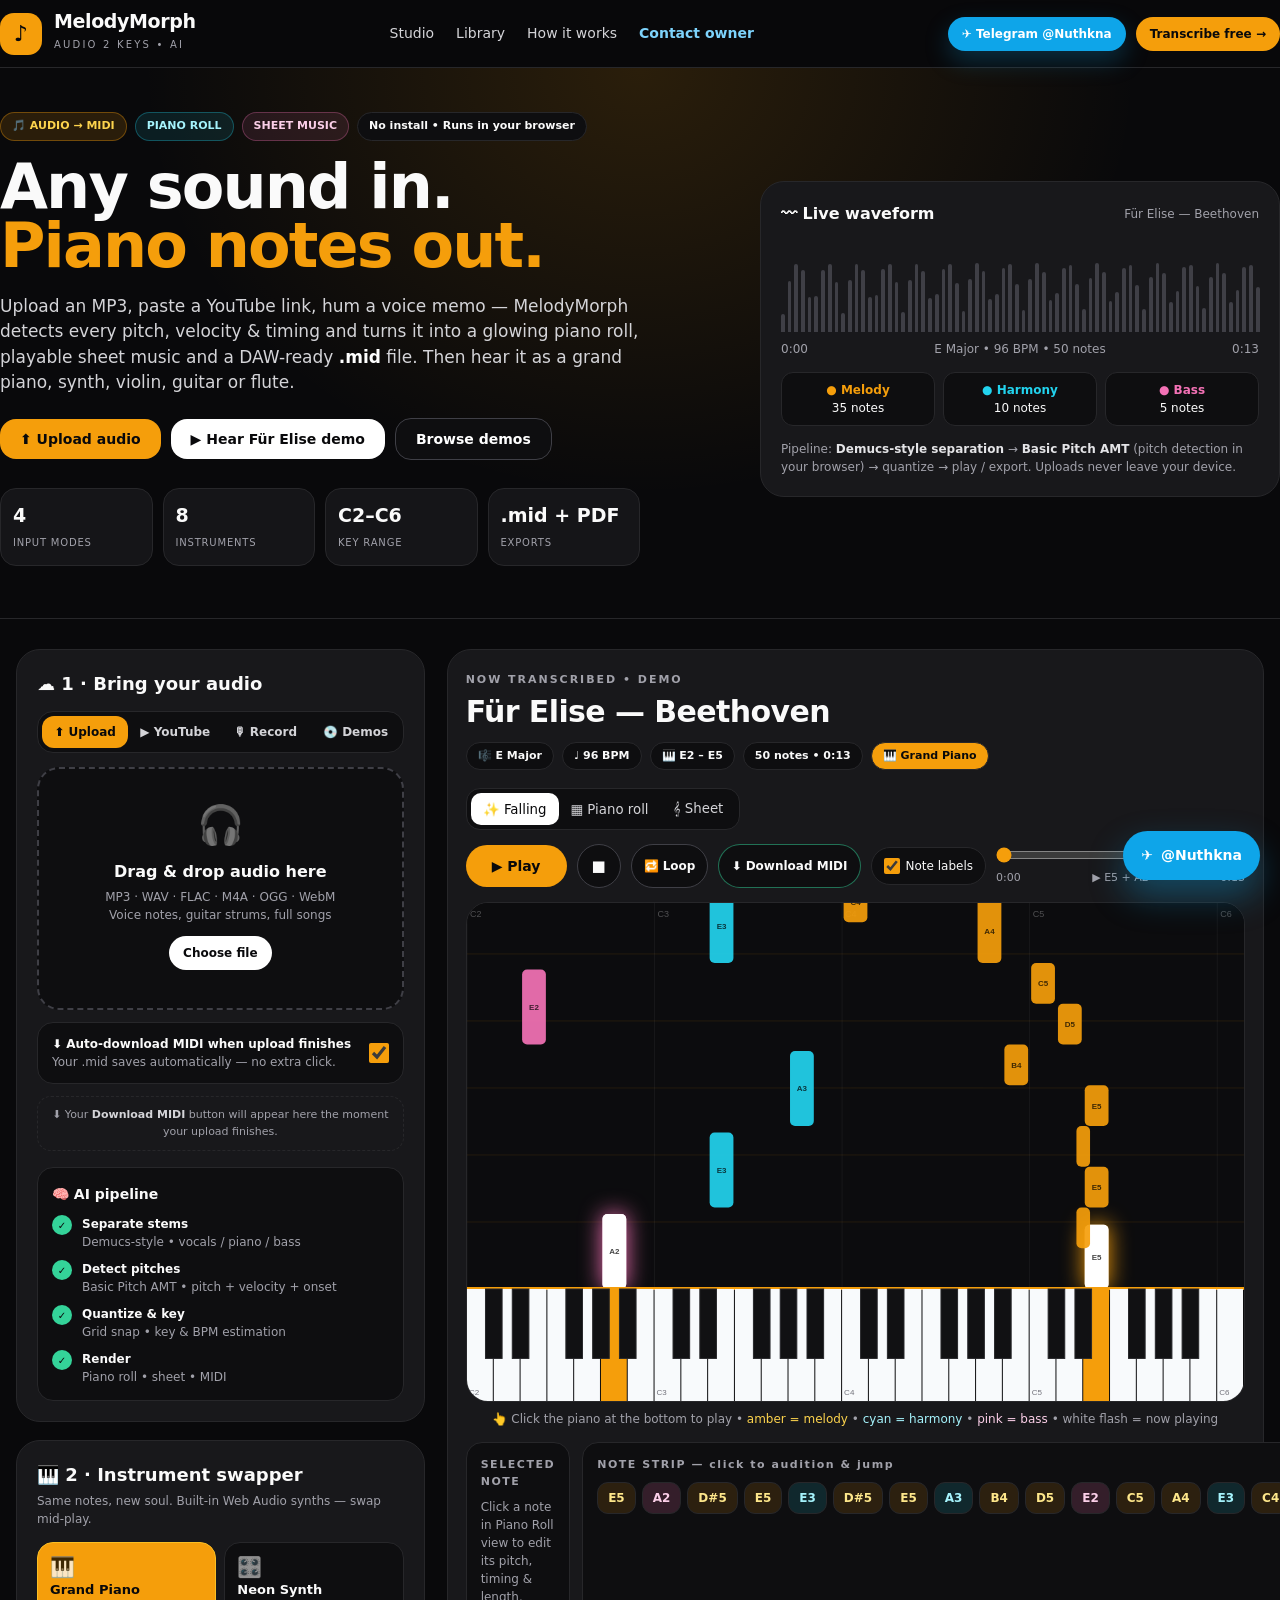
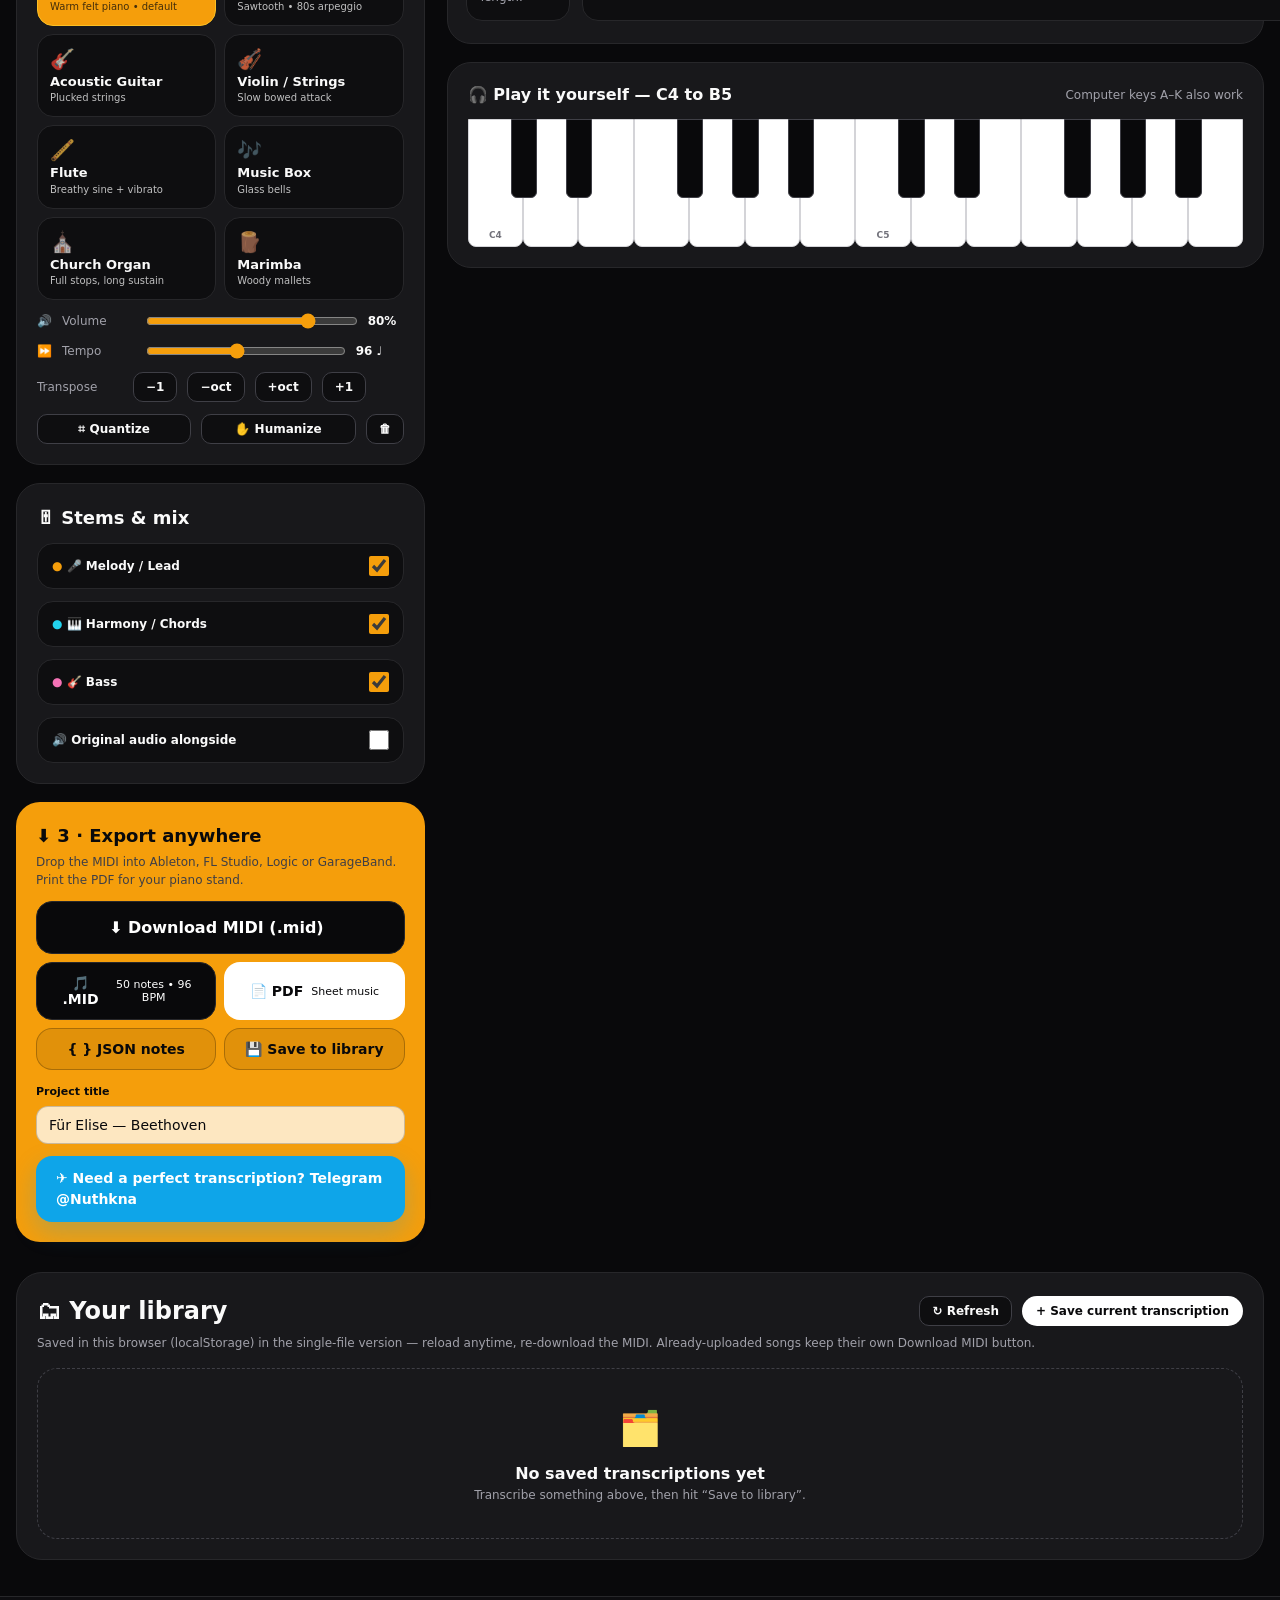
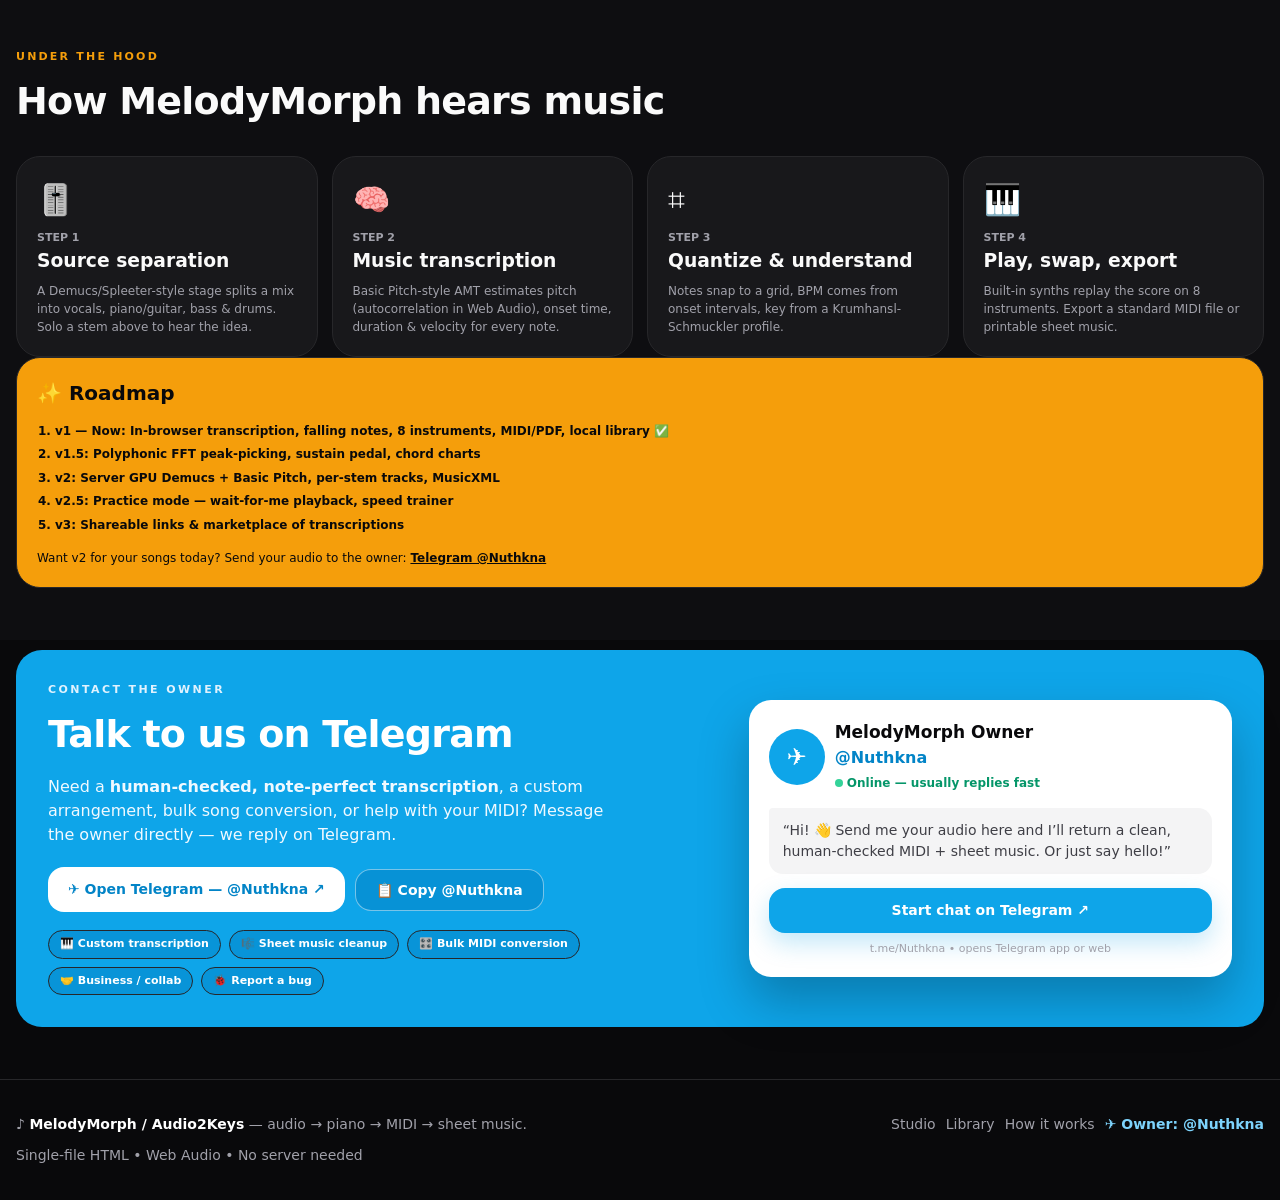
<file: melodymorph_0bf04e07.html>
<!DOCTYPE html>
<html lang="en">
<head>
<meta charset="UTF-8">
<meta name="viewport" content="width=device-width, initial-scale=1.0">
<title>MelodyMorph — Audio to Piano, MIDI &amp; Sheet Music AI</title>
<meta name="description" content="Upload any audio and download the MIDI (.mid) instantly when the upload finishes. Interactive piano notes & sheet music. Contact the owner on Telegram @Nuthkna.">
<link rel="icon" href="data:image/svg+xml,%3Csvg xmlns='http://www.w3.org/2000/svg' viewBox='0 0 100 100'%3E%3Crect width='100' height='100' rx='22' fill='%23f59e0b'/%3E%3Ctext x='50' y='70' font-size='58' text-anchor='middle' font-family='Arial' font-weight='bold'%3E%E2%99%AA%3C/text%3E%3C/svg%3E">
<!--
  ═══════════════════════════════════════════════════════════════════
  MelodyMorph / Audio2Keys — SINGLE-FILE HTML VERSION
  ───────────────────────────────────────────────────────────────────
  • Use in a browser : just double-click this file (works offline)
  • No build step, no server, no database needed — the Library is
    saved in the browser (localStorage).
  • Owner / contact  : Telegram @Nuthkna  →  https://t.me/Nuthkna
  ═══════════════════════════════════════════════════════════════════
-->
<style>
*{margin:0;padding:0;box-sizing:border-box}
:root{--bg:#09090b;--panel:#18181b;--panel2:#0e0e10;--line:#27272a;--txt:#fafafa;--mut:#a1a1aa;--dim:#71717a;--amber:#f59e0b;--amber2:#fbbf24;--green:#34d399;--cyan:#22d3ee;--pink:#f472b6;--sky:#0ea5e9;--red:#ef4444;--r:20px}
html{scroll-behavior:smooth}
body{background:var(--bg);color:var(--txt);font-family:system-ui,-apple-system,"Segoe UI",Roboto,Arial,sans-serif;line-height:1.5}
a{color:inherit;text-decoration:none}button{font-family:inherit;cursor:pointer;border:none;background:none;color:inherit}
input,select{font-family:inherit;color:var(--txt)}
::-webkit-scrollbar{width:10px;height:8px}::-webkit-scrollbar-track{background:#18181b}::-webkit-scrollbar-thumb{background:#3f3f46;border-radius:8px}
.wrap{max-width:1280px;margin:0 auto;padding:0 16px}
header.top{position:sticky;top:0;z-index:60;background:rgba(9,9,11,.92);backdrop-filter:blur(8px);border-bottom:1px solid var(--line)}
.topin{display:flex;align-items:center;justify-content:space-between;gap:12px;padding:12px 0}
.logo{display:flex;align-items:center;gap:12px}
.logoMark{width:42px;height:42px;border-radius:14px;background:var(--amber);color:#09090b;display:grid;place-items:center;font-weight:900;font-size:22px}
.logo b{font-size:19px;letter-spacing:-.02em;display:block;line-height:1}
.logo small{font-size:10px;letter-spacing:.22em;color:var(--mut)}
nav.main{display:flex;gap:22px;font-size:14px;color:#d4d4d8}
nav.main a:hover{color:#fff}nav.main a.sky{color:#7dd3fc;font-weight:700}
@media(max-width:900px){nav.main{display:none}}
.btn{display:inline-flex;align-items:center;justify-content:center;gap:8px;font-weight:800;border-radius:16px;padding:12px 20px;font-size:14px;transition:.15s}
.btn:hover{transform:translateY(-1px)}
.btnAmber{background:var(--amber);color:#09090b}.btnAmber:hover{background:var(--amber2)}
.btnWhite{background:#fff;color:#09090b}.btnDark{background:var(--panel2);border:1px solid #3f3f46;color:#fff}
.btnSky{background:var(--sky);color:#fff;box-shadow:0 10px 25px rgba(14,165,233,.25)}.btnSky:hover{background:#38bdf8}
.btnGreen{background:var(--green);color:#09090b}
.btnBlack{background:#09090b;color:#fff;border:1px solid #27272a}
.btnSmall{padding:8px 14px;border-radius:999px;font-size:12px}
.pillRow{display:flex;flex-wrap:wrap;gap:8px}
.pill{font-size:11px;font-weight:800;padding:5px 11px;border-radius:999px;border:1px solid var(--line);background:var(--panel2)}
.pillAmber{background:rgba(245,158,11,.14);color:#fcd34d;border-color:rgba(245,158,11,.35)}
.pillCyan{background:rgba(34,211,238,.1);color:#a5f3fc;border-color:rgba(34,211,238,.3)}
.pillPink{background:rgba(244,114,182,.1);color:#fbcfe8;border-color:rgba(244,114,182,.3)}
.hero{border-bottom:1px solid var(--line);background:radial-gradient(ellipse at top,rgba(245,158,11,.14),transparent 55%)}
.heroGrid{display:grid;grid-template-columns:7fr 5fr;gap:32px;align-items:center;padding:44px 0 52px}
@media(max-width:960px){.heroGrid{grid-template-columns:1fr}}
h1{font-size:clamp(38px,6vw,62px);line-height:.96;letter-spacing:-.03em;font-weight:900}
h1 .a{color:var(--amber)}
.lead{margin-top:18px;font-size:17px;color:#d4d4d8;max-width:640px}
.row{display:flex;flex-wrap:wrap;gap:10px;align-items:center}
.stats{display:grid;grid-template-columns:repeat(4,1fr);gap:10px;margin-top:28px;max-width:640px}
@media(max-width:560px){.stats{grid-template-columns:repeat(2,1fr)}}
.stat{background:rgba(24,24,27,.85);border:1px solid var(--line);border-radius:16px;padding:12px}
.stat b{font-size:19px;display:block}.stat span{font-size:10px;text-transform:uppercase;letter-spacing:.08em;color:var(--mut)}
.card{background:var(--panel);border:1px solid var(--line);border-radius:24px;padding:20px}
.wave{display:flex;align-items:flex-end;gap:3px;height:92px;margin-top:14px}
.wave i{flex:1;border-radius:3px 3px 0 0;background:#3f3f46}
.wave i.on{background:var(--amber)}
@keyframes eq{0%,100%{transform:scaleY(.35)}50%{transform:scaleY(1)}}
.playing .wave i{animation:eq .9s ease-in-out infinite;transform-origin:bottom}
@keyframes pulse{0%,100%{opacity:1}50%{opacity:.35}}
.dot{width:8px;height:8px;border-radius:50%;background:#34d399;display:inline-block;animation:pulse 1.2s infinite}
main.studio{display:grid;grid-template-columns:4fr 8fr;gap:22px;padding:30px 0}
@media(max-width:1020px){main.studio{grid-template-columns:1fr}}
aside.col{display:flex;flex-direction:column;gap:18px;min-width:0}
section.col{display:flex;flex-direction:column;gap:18px;min-width:0}
h2.sec{font-size:18px;font-weight:900;display:flex;gap:8px;align-items:center}
.mut{color:var(--mut)}.small{font-size:12px}.tiny{font-size:11px}
.tabs{display:grid;grid-template-columns:repeat(4,1fr);gap:4px;background:var(--panel2);border:1px solid var(--line);border-radius:16px;padding:4px;margin-top:14px}
.tabs button{padding:9px 2px;border-radius:12px;font-size:12px;font-weight:800;color:#d4d4d8}
.tabs button.act{background:var(--amber);color:#09090b}
.drop{margin-top:14px;border:2px dashed #3f3f46;border-radius:22px;padding:28px 16px;text-align:center;cursor:pointer;background:var(--panel2);transition:.15s}
.drop:hover{border-color:#71717a}.drop.over{border-color:var(--amber);background:rgba(245,158,11,.1)}
.checkRow{display:flex;justify-content:space-between;align-items:center;gap:12px;background:var(--panel2);border:1px solid var(--line);border-radius:16px;padding:12px 14px;margin-top:12px;cursor:pointer;font-size:12px;font-weight:700}
input[type=checkbox]{width:20px;height:20px;accent-color:var(--amber);flex-shrink:0}
input[type=range]{accent-color:var(--amber);flex:1}
.readyCard{margin-top:12px;background:var(--green);color:#09090b;border-radius:22px;padding:16px}
.readyCard .bigDl{width:100%;margin-top:12px;background:#09090b;color:#fff;font-weight:900;font-size:16px;padding:16px;border-radius:16px}
.grid2{display:grid;grid-template-columns:1fr 1fr;gap:8px}
.instGrid{display:grid;grid-template-columns:1fr 1fr;gap:8px;margin-top:14px}
.inst{text-align:left;border-radius:16px;padding:12px;border:1px solid var(--line);background:var(--panel2)}
.inst.act{background:var(--amber);color:#09090b;border-color:var(--amber2)}
.inst .em{font-size:20px}.inst b{display:block;font-size:13px;line-height:1.2;margin-top:3px}.inst span{font-size:10px;opacity:.75}
.ctlRow{display:flex;align-items:center;gap:10px;margin-top:12px;font-size:12px}
.ctlRow label{width:74px;flex-shrink:0;color:var(--mut)}
.miniBtn{background:var(--panel2);border:1px solid #3f3f46;padding:7px 12px;border-radius:10px;font-weight:800;font-size:12px}
.miniBtn:hover{border-color:var(--amber)}
.pipeline{background:var(--panel2);border:1px solid var(--line);border-radius:16px;padding:14px;margin-top:16px}
.pipeline li{list-style:none;display:flex;gap:10px;font-size:12px;margin-top:9px}
.pdot{width:20px;height:20px;border-radius:50%;background:#27272a;display:grid;place-items:center;font-size:10px;font-weight:900;flex-shrink:0}
.pdot.done{background:var(--green);color:#09090b}.pdot.cur{background:var(--cyan);color:#09090b;animation:pulse 1s infinite}
.barWrap{height:8px;background:#27272a;border-radius:99px;overflow:hidden;margin-top:12px}
.bar{height:100%;background:var(--amber);width:0%;transition:width .2s}
.exportCard{background:var(--amber);color:#09090b;border-radius:24px;padding:20px}
.exportCard input[type=text]{width:100%;margin-top:5px;background:rgba(255,255,255,.75);border:1px solid rgba(0,0,0,.2);border-radius:12px;padding:10px 12px;color:#09090b;font-size:14px}
.textIn{width:100%;background:var(--panel2);border:1px solid var(--line);border-radius:14px;padding:12px;font-size:14px;outline:none}
.textIn:focus{border-color:var(--amber)}
.demoBtn{width:100%;text-align:left;background:var(--panel2);border:1px solid var(--line);border-radius:16px;padding:13px;display:flex;gap:12px;align-items:center;margin-top:8px}
.demoBtn:hover{background:#27272a}
.viewTabs{display:flex;background:var(--panel2);border:1px solid var(--line);border-radius:14px;padding:4px;font-size:12px;font-weight:800}
.viewTabs button{padding:8px 12px;border-radius:10px;color:#d4d4d8}
.viewTabs button.act{background:#fff;color:#09090b}
canvas#fall{width:100%;height:500px;border-radius:22px;background:#0c0c0e;border:1px solid var(--line);cursor:pointer;display:block}
@media(max-width:640px){canvas#fall{height:430px}}
.transport{display:flex;flex-wrap:wrap;align-items:center;gap:10px;margin-top:14px}
.roundBtn{width:44px;height:44px;border-radius:50%;background:var(--panel2);border:1px solid #3f3f46;display:grid;place-items:center;font-size:15px}
.playBtn{background:var(--amber);color:#09090b;font-weight:900;padding:13px 26px;border-radius:999px;font-size:14px}
.seekWrap{flex:1;min-width:150px}
.gridWrap{background:var(--panel2);border:1px solid var(--line);border-radius:22px;overflow:auto}
#roll{position:relative;min-width:900px}
.rollRow{position:absolute;left:0;right:0;border-bottom:1px solid rgba(39,39,42,.7);font-size:8px;color:var(--dim)}
.rollRow.black{background:rgba(24,24,27,.65)}
.noteBlk{position:absolute;z-index:5;border-radius:6px;font-size:8px;font-weight:900;color:#09090b;padding:0 4px;overflow:hidden;white-space:nowrap}
.noteBlk.sel{outline:2px solid #fff}
.sheetBox{background:#fffdf5;color:#18181b;border-radius:22px;padding:24px;overflow-x:auto;border:1px solid #e4e4e7}
.strip{display:flex;gap:6px;overflow-x:auto;padding-bottom:4px;margin-top:8px}
.strip button{flex-shrink:0;padding:8px 10px;border-radius:11px;font-size:12px;font-weight:900;border:1px solid var(--line);background:rgba(245,158,11,.13);color:#fde68a}
.strip button.bass{background:rgba(244,114,182,.16);color:#fbcfe8}.strip button.harmony{background:rgba(34,211,238,.13);color:#a5f3fc}
.strip button.now{background:#fff;color:#09090b}
.insp{display:grid;grid-template-columns:1fr 2fr;gap:12px}
@media(max-width:640px){.insp{grid-template-columns:1fr}}
.insp input{width:100%;background:#27272a;border:none;border-radius:9px;padding:6px;text-align:center;margin-top:3px;font-size:12px}
.kb{position:relative;height:128px;margin-top:12px;user-select:none}
.kbWhites{display:flex;height:100%}
.kbW{flex:1;background:#fff;color:#71717a;border:1px solid #d4d4d8;border-radius:0 0 8px 8px;font-size:9px;font-weight:700;display:flex;align-items:flex-end;justify-content:center;padding-bottom:6px}
.kbW.on{background:#fcd34d;color:#09090b}
.kbB{position:absolute;top:0;height:62%;width:3.4%;background:#09090b;border:1px solid #3f3f46;border-radius:0 0 6px 6px;z-index:3}
.kbB.on{background:var(--amber)}
.libGrid{display:grid;grid-template-columns:repeat(3,1fr);gap:12px;margin-top:16px}
@media(max-width:900px){.libGrid{grid-template-columns:1fr 1fr}}@media(max-width:560px){.libGrid{grid-template-columns:1fr}}
.libCard{background:var(--panel2);border:1px solid var(--line);border-radius:20px;padding:16px}
.howGrid{display:grid;grid-template-columns:repeat(4,1fr);gap:14px;margin-top:26px}
@media(max-width:900px){.howGrid{grid-template-columns:1fr 1fr}}@media(max-width:540px){.howGrid{grid-template-columns:1fr}}
.twoGrid{display:grid;grid-template-columns:1fr 1fr;gap:14px;margin-top:14px}
@media(max-width:820px){.twoGrid{grid-template-columns:1fr}}
.contactBox{background:var(--sky);border-radius:26px;padding:32px;color:#fff}
.contactGrid{display:grid;grid-template-columns:7fr 5fr;gap:24px;align-items:center}
@media(max-width:820px){.contactGrid{grid-template-columns:1fr}}
.chatCard{background:#fff;color:#09090b;border-radius:22px;padding:20px;display:block;box-shadow:0 24px 50px rgba(0,0,0,.25)}
.bubble{background:#f4f4f5;border-radius:14px;border-top-left-radius:4px;padding:12px 14px;font-size:14px;color:#3f3f46;margin-top:14px}
#toast{position:fixed;top:76px;right:16px;left:16px;z-index:95;background:#fff;color:#09090b;font-weight:700;font-size:14px;padding:13px 16px;border-radius:16px;box-shadow:0 20px 45px rgba(0,0,0,.4);max-width:420px;margin-left:auto;display:none}
#floatTg{position:fixed;bottom:20px;right:20px;z-index:90;background:var(--sky);color:#fff;font-weight:900;border-radius:999px;padding:14px 18px;display:flex;gap:8px;align-items:center;box-shadow:0 16px 35px rgba(14,165,233,.35);font-size:14px}
#midiBar{position:fixed;bottom:20px;left:16px;right:78px;max-width:560px;z-index:88;background:var(--green);color:#09090b;border-radius:22px;padding:14px 16px;display:none;align-items:center;gap:12px;box-shadow:0 20px 45px rgba(52,211,153,.25)}
footer{border-top:1px solid var(--line);padding:34px 0 110px;color:var(--mut);font-size:14px}
@media(min-width:800px){footer{padding-bottom:34px}}
.codeBox{background:#09090b;border:1px solid var(--line);border-radius:14px;padding:14px;font-family:ui-monospace,Menlo,monospace;font-size:12px;overflow-x:auto;white-space:pre}
.hidden{display:none!important}
audio{width:100%;height:36px;margin-top:8px}
.ytThumb{width:100%;aspect-ratio:16/9;object-fit:cover;border-radius:14px;margin-top:10px}
</style>
</head>
<body>

<header class="top"><div class="wrap topin">
  <a class="logo" href="#"><span class="logoMark">♪</span><span><b>MelodyMorph</b><small>AUDIO&nbsp;2&nbsp;KEYS&nbsp;•&nbsp;AI</small></span></a>
  <nav class="main">
    <a href="#studio">Studio</a><a href="#library">Library</a><a href="#how">How it works</a>
    <a class="sky" href="#contact">Contact owner</a>
  </nav>
  <div class="row">
    <a class="btn btnSky btnSmall" href="https://t.me/Nuthkna" target="_blank" rel="noopener">✈ Telegram @Nuthkna</a>
    <a class="btn btnAmber btnSmall" href="#studio">Transcribe free →</a>
  </div>
</div></header>

<div id="toast"></div>

<a id="floatTg" href="https://t.me/Nuthkna" target="_blank" rel="noopener" title="Contact owner on Telegram @Nuthkna">✈ <span>@Nuthkna</span></a>

<div id="midiBar">
  <div style="flex:1;min-width:0"><b style="font-size:14px" id="midiBarTitle">✅ Upload done — MIDI is ready!</b><br>
  <span class="tiny" id="midiBarSub" style="color:#3f3f46"></span></div>
  <button class="btn btnBlack" style="padding:12px 16px" onclick="downloadMidi()">⬇ Download MIDI</button>
  <button onclick="document.getElementById('midiBar').style.display='none'" aria-label="Dismiss" style="font-size:16px">✕</button>
</div>

<!-- HERO -->
<section class="hero"><div class="wrap heroGrid">
  <div>
    <div class="pillRow" style="margin-bottom:16px">
      <span class="pill pillAmber">🎵 AUDIO → MIDI</span><span class="pill pillCyan">PIANO ROLL</span>
      <span class="pill pillPink">SHEET MUSIC</span><span class="pill">No install • Runs in your browser</span>
    </div>
    <h1>Any sound in.<br><span class="a">Piano notes out.</span></h1>
    <p class="lead">Upload an MP3, paste a YouTube link, hum a voice memo — MelodyMorph detects every pitch, velocity &amp; timing and turns it into a glowing piano roll, playable sheet music and a DAW-ready <b style="color:#fff">.mid</b> file. Then hear it as a grand piano, synth, violin, guitar or flute.</p>
    <div class="row" style="margin-top:22px">
      <button class="btn btnAmber" onclick="pickFile(true)">⬆ Upload audio</button>
      <button class="btn btnWhite" onclick="loadDemo(0);setTimeout(startPlayback,350)">▶ Hear Für Elise demo</button>
      <button class="btn btnDark" onclick="setTab('demos')">Browse demos</button>
    </div>
    <div class="stats">
      <div class="stat"><b>4</b><span>input modes</span></div><div class="stat"><b>8</b><span>instruments</span></div>
      <div class="stat"><b>C2–C6</b><span>key range</span></div><div class="stat"><b>.mid + PDF</b><span>exports</span></div>
    </div>
  </div>
  <div class="card" id="waveCard">
    <div class="row" style="justify-content:space-between"><b>〰 Live waveform</b><span class="small mut" id="waveTitle"></span></div>
    <div class="wave" id="wave"></div>
    <div class="row small mut" style="justify-content:space-between;margin-top:8px"><span id="waveCur">0:00</span><span id="waveMeta"></span><span id="waveDur">0:00</span></div>
    <div style="display:grid;grid-template-columns:repeat(3,1fr);gap:8px;margin-top:14px;text-align:center;font-size:12px">
      <div style="background:var(--panel2);border:1px solid var(--line);border-radius:12px;padding:8px"><b style="color:var(--amber);display:block">● Melody</b><span id="cntMelody">0 notes</span></div>
      <div style="background:var(--panel2);border:1px solid var(--line);border-radius:12px;padding:8px"><b style="color:var(--cyan);display:block">● Harmony</b><span id="cntHarmony">0 notes</span></div>
      <div style="background:var(--panel2);border:1px solid var(--line);border-radius:12px;padding:8px"><b style="color:var(--pink);display:block">● Bass</b><span id="cntBass">0 notes</span></div>
    </div>
    <p class="small mut" style="margin-top:14px">Pipeline: <b style="color:#e4e4e7">Demucs-style separation</b> → <b style="color:#e4e4e7">Basic Pitch AMT</b> (pitch detection in your browser) → quantize → play / export. Uploads never leave your device.</p>
  </div>
</div></section>

<!-- STUDIO -->
<div class="wrap"><main class="studio" id="studio">
<aside class="col">

  <section class="card">
    <h2 class="sec">☁️ 1 · Bring your audio</h2>
    <div class="tabs" id="tabs">
      <button data-tab="upload" class="act" onclick="setTab('upload')">⬆ Upload</button>
      <button data-tab="youtube" onclick="setTab('youtube')">▶ YouTube</button>
      <button data-tab="record" onclick="setTab('record')">🎙 Record</button>
      <button data-tab="demos" onclick="setTab('demos')">💿 Demos</button>
    </div>

    <div id="tab-upload">
      <div class="drop" id="drop" onclick="pickFile()">
        <div style="font-size:38px">🎧</div><b style="display:block;margin-top:6px">Drag &amp; drop audio here</b>
        <p class="small mut" style="margin-top:4px">MP3 · WAV · FLAC · M4A · OGG · WebM<br>Voice notes, guitar strums, full songs</p>
        <span class="btn btnWhite btnSmall" style="margin-top:12px">Choose file</span>
        <p class="small" id="fileEcho" style="color:var(--green);margin-top:10px"></p>
      </div>
      <input type="file" id="fileIn" accept="audio/*,.mp3,.wav,.flac,.m4a,.ogg,.webm" class="hidden">
      <label class="checkRow"><span>⬇️ Auto-download MIDI when upload finishes<br><span class="mut" style="font-weight:400">Your .mid saves automatically — no extra click.</span></span>
        <input type="checkbox" id="autoDl" checked></label>
      <div id="readyMount"></div>
      <p class="tiny mut" id="readyHint" style="text-align:center;border:1px dashed var(--line);border-radius:14px;padding:10px;margin-top:12px">⬇️ Your <b style="color:#d4d4d8">Download MIDI</b> button will appear here the moment your upload finishes.</p>
      <div id="origMount"></div>
    </div>

    <div id="tab-youtube" class="hidden" style="margin-top:14px">
      <input class="textIn" id="ytUrl" placeholder="https://www.youtube.com/watch?v=…">
      <button class="btn" style="width:100%;background:var(--red);color:#fff;margin-top:10px" onclick="runYoutube()">▶ Transcribe YouTube</button>
      <div class="row" style="margin-top:10px">
        <button class="miniBtn" onclick="document.getElementById('ytUrl').value='https://www.youtube.com/watch?v=4Tr0otuiQuU'">Try: Für Elise ↗</button>
        <button class="miniBtn" onclick="document.getElementById('ytUrl').value='https://youtu.be/dQw4w9WgXcQ'">Try a pop song ↗</button>
      </div>
      <div id="ytMount"></div>
    </div>

    <div id="tab-record" class="hidden" style="margin-top:14px;text-align:center;background:var(--panel2);border:1px solid var(--line);border-radius:22px;padding:24px">
      <div id="recDot" style="width:78px;height:78px;margin:0 auto;border-radius:50%;background:#27272a;display:grid;place-items:center;font-size:30px">🎙️</div>
      <b style="display:block;margin-top:12px" id="recLabel">Hum, sing or play</b>
      <p class="small mut">Works best with a single melody line, close to the mic.</p>
      <button class="btn" id="recBtn" style="background:var(--red);color:#fff;margin-top:14px;border-radius:999px" onclick="toggleRecord()">● Start recording</button>
    </div>

    <div id="tab-demos" class="hidden" style="margin-top:6px"><div id="demoList"></div></div>

    <div class="pipeline">
      <b style="font-size:14px">🧠 AI pipeline</b>
      <ol id="pipeList"></ol>
      <div id="procBox" class="hidden"><div class="barWrap"><div class="bar" id="procBar"></div></div>
      <p class="small" id="procTxt" style="color:#fcd34d;margin-top:7px"></p></div>
    </div>
  </section>

  <section class="card">
    <h2 class="sec">🎹 2 · Instrument swapper</h2>
    <p class="small mut" style="margin-top:4px">Same notes, new soul. Built-in Web Audio synths — swap mid-play.</p>
    <div class="instGrid" id="instGrid"></div>
    <div class="ctlRow"><span>🔊</span><label>Volume</label><input type="range" id="vol" min="0.05" max="1" step="0.05" value="0.8"><b id="volV" style="width:36px">80%</b></div>
    <div class="ctlRow"><span>⏩</span><label>Tempo</label><input type="range" id="tempo" min="0.5" max="1.6" step="0.05" value="1"><b id="tempoV" style="width:48px"></b></div>
    <div class="ctlRow"><label style="width:86px">Transpose</label>
      <button class="miniBtn" onclick="transpose(-1)">−1</button><button class="miniBtn" onclick="transpose(-12)">−oct</button>
      <button class="miniBtn" onclick="transpose(12)">+oct</button><button class="miniBtn" onclick="transpose(1)">+1</button></div>
    <div class="row" style="margin-top:12px">
      <button class="miniBtn" style="flex:1" onclick="quantize()">⌗ Quantize</button>
      <button class="miniBtn" style="flex:1" onclick="humanize()">✋ Humanize</button>
      <button class="miniBtn" onclick="deleteSelected()" title="Delete selected note">🗑</button>
    </div>
  </section>

  <section class="card">
    <h2 class="sec">🎚 Stems &amp; mix</h2>
    <label class="checkRow"><span><span style="color:var(--amber)">●</span> 🎤 Melody / Lead</span><input type="checkbox" id="stemMelody" checked onchange="renderAll()"></label>
    <label class="checkRow"><span><span style="color:var(--cyan)">●</span> 🎹 Harmony / Chords</span><input type="checkbox" id="stemHarmony" checked onchange="renderAll()"></label>
    <label class="checkRow"><span><span style="color:var(--pink)">●</span> 🎸 Bass</span><input type="checkbox" id="stemBass" checked onchange="renderAll()"></label>
    <label class="checkRow"><span>🔊 Original audio alongside</span><input type="checkbox" id="stemOriginal"></label>
  </section>

  <section class="exportCard">
    <h2 class="sec">⬇ 3 · Export anywhere</h2>
    <p class="small" style="color:#3f3f46;margin-top:4px">Drop the MIDI into Ableton, FL Studio, Logic or GarageBand. Print the PDF for your piano stand.</p>
    <div id="expReady"></div>
    <button class="btn btnBlack" style="width:100%;margin-top:12px;padding:16px;font-size:16px" onclick="downloadMidi()">⬇ Download MIDI (.mid) <span id="expReadyTick"></span></button>
    <div class="grid2" style="margin-top:8px">
      <button class="btn btnBlack" onclick="downloadMidi()">🎵 .MID<br><span class="tiny" id="expMeta" style="font-weight:400"></span></button>
      <button class="btn btnWhite" onclick="exportPdf()">📄 PDF<br><span class="tiny" style="font-weight:400">Sheet music</span></button>
      <button class="btn btnDark" style="background:rgba(0,0,0,.08);border-color:rgba(0,0,0,.25);color:#09090b" onclick="exportJson()">{ } JSON notes</button>
      <button class="btn btnDark" style="background:rgba(0,0,0,.08);border-color:rgba(0,0,0,.25);color:#09090b" onclick="saveProject()">💾 Save to library</button>
    </div>
    <label class="tiny" style="display:block;margin-top:14px;font-weight:800">Project title
      <input type="text" id="titleIn" oninput="S.title=this.value;renderMeta()"></label>
    <a class="btn btnSky" style="width:100%;margin-top:12px" href="https://t.me/Nuthkna" target="_blank" rel="noopener">✈ Need a perfect transcription? Telegram @Nuthkna</a>
  </section>
</aside>

<section class="col">
  <div class="card" style="padding:22px 18px">
    <div class="row" style="justify-content:space-between;align-items:flex-start">
      <div style="min-width:0">
        <p class="tiny" style="letter-spacing:.18em;color:var(--mut);font-weight:800">NOW TRANSCRIBED • <span id="srcType">DEMO</span></p>
        <h2 id="songTitle" style="font-size:clamp(22px,3vw,30px);font-weight:900;letter-spacing:-.02em;white-space:nowrap;overflow:hidden;text-overflow:ellipsis;max-width:560px"></h2>
        <div class="pillRow" style="margin-top:8px" id="metaChips"></div>
        <p class="small" id="readyLine" style="color:var(--green);font-weight:700;margin-top:8px"></p>
      </div>
      <div class="viewTabs" id="viewTabs">
        <button data-view="falling" class="act" onclick="setView('falling')">✨ Falling</button>
        <button data-view="grid" onclick="setView('grid')">▦ Piano roll</button>
        <button data-view="sheet" onclick="setView('sheet')">𝄞 Sheet</button>
      </div>
    </div>

    <div class="transport">
      <button class="playBtn" id="playBtn" onclick="S.playing?pausePlayback():startPlayback()">▶ Play</button>
      <button class="roundBtn" onclick="stopPlayback()" title="Stop">■</button>
      <button class="miniBtn" id="loopBtn" style="border-radius:999px;height:44px" onclick="toggleLoop()">🔁 Loop</button>
      <button class="miniBtn" id="transportMidi" style="border-radius:999px;height:44px;border-color:rgba(52,211,153,.5);color:#6ee7b7;font-weight:900" onclick="downloadMidi()">⬇ Download MIDI</button>
      <label class="small" style="display:flex;gap:6px;align-items:center;background:var(--panel2);border:1px solid var(--line);border-radius:999px;padding:9px 12px;cursor:pointer">
        <input type="checkbox" id="showLabels" checked style="width:16px;height:16px" onchange="renderAll()"> Note labels</label>
      <div class="seekWrap"><input type="range" id="seek" min="0" step="0.05" value="0" style="width:100%">
        <div class="row tiny mut" style="justify-content:space-between"><span id="tCur">0:00</span><span id="tNow">—</span><span id="tDur">0:00</span></div></div>
    </div>

    <div style="margin-top:14px">
      <div id="view-falling">
        <canvas id="fall" title="Click the piano keys to play"></canvas>
        <p class="small mut" style="text-align:center;margin-top:8px">👆 Click the piano at the bottom to play • <span style="color:#fcd34d">amber = melody</span> • <span style="color:#a5f3fc">cyan = harmony</span> • <span style="color:#fbcfe8">pink = bass</span> • white flash = now playing</p>
      </div>
      <div id="view-grid" class="hidden"><div class="gridWrap"><div id="roll"></div>
        <p class="small mut" style="padding:11px">Click empty grid to <b style="color:#e4e4e7">add a note</b> • click a note to hear/select it • delete it from the left panel.</p></div></div>
      <div id="view-sheet" class="hidden"><div class="sheetBox" id="sheetBox"></div></div>
    </div>

    <div class="insp" style="margin-top:14px">
      <div style="background:var(--panel2);border:1px solid var(--line);border-radius:16px;padding:14px">
        <p class="tiny" style="letter-spacing:.14em;color:var(--mut);font-weight:800">SELECTED NOTE</p>
        <div id="inspBody"><p class="small mut" style="margin-top:8px">Click a note in Piano Roll view to edit its pitch, timing &amp; length.</p></div>
      </div>
      <div style="background:var(--panel2);border:1px solid var(--line);border-radius:16px;padding:14px">
        <p class="tiny" style="letter-spacing:.14em;color:var(--mut);font-weight:800">NOTE STRIP — click to audition &amp; jump</p>
        <div class="strip" id="strip"></div>
      </div>
    </div>
  </div>

  <div class="card">
    <div class="row" style="justify-content:space-between"><b>🎧 Play it yourself — C4 to B5</b>
    <span class="small mut">Computer keys A–K also work</span></div>
    <div class="kb" id="miniKb"></div>
  </div>
</section>
</main></div>

<!-- LIBRARY -->
<section class="wrap" id="library" style="padding-bottom:36px">
  <div class="card" style="border-radius:26px">
    <div class="row" style="justify-content:space-between">
      <h2 style="font-size:24px;font-weight:900">🗂 Your library</h2>
      <div class="row"><button class="miniBtn" onclick="renderLibrary()">↻ Refresh</button>
      <button class="btn btnWhite btnSmall" onclick="saveProject()">+ Save current transcription</button></div>
    </div>
    <p class="small mut" style="margin-top:5px">Saved in this browser (localStorage) in the single-file version — reload anytime, re-download the MIDI. Already-uploaded songs keep their own Download MIDI button.</p>
    <div id="libMount"></div>
  </div>
</section>

<!-- HOW -->
<section id="how" style="border-top:1px solid var(--line);background:rgba(24,24,27,.4)">
<div class="wrap" style="padding:52px 16px">
  <p class="tiny" style="letter-spacing:.2em;color:var(--amber);font-weight:900">UNDER THE HOOD</p>
  <h2 style="font-size:clamp(28px,4vw,38px);font-weight:900;letter-spacing:-.02em;margin-top:8px">How MelodyMorph hears music</h2>
  <div class="howGrid">
    <article class="card"><div style="font-size:30px">🎚️</div><p class="tiny mut" style="font-weight:800;margin-top:8px">STEP 1</p><h3 style="font-weight:900">Source separation</h3><p class="small mut" style="margin-top:7px">A Demucs/Spleeter-style stage splits a mix into vocals, piano/guitar, bass &amp; drums. Solo a stem above to hear the idea.</p></article>
    <article class="card"><div style="font-size:30px">🧠</div><p class="tiny mut" style="font-weight:800;margin-top:8px">STEP 2</p><h3 style="font-weight:900">Music transcription</h3><p class="small mut" style="margin-top:7px">Basic Pitch-style AMT estimates pitch (autocorrelation in Web Audio), onset time, duration &amp; velocity for every note.</p></article>
    <article class="card"><div style="font-size:30px">⌗</div><p class="tiny mut" style="font-weight:800;margin-top:8px">STEP 3</p><h3 style="font-weight:900">Quantize &amp; understand</h3><p class="small mut" style="margin-top:7px">Notes snap to a grid, BPM comes from onset intervals, key from a Krumhansl-Schmuckler profile.</p></article>
    <article class="card"><div style="font-size:30px">🎹</div><p class="tiny mut" style="font-weight:800;margin-top:8px">STEP 4</p><h3 style="font-weight:900">Play, swap, export</h3><p class="small mut" style="margin-top:7px">Built-in synths replay the score on 8 instruments. Export a standard MIDI file or printable sheet music.</p></article>
  </div>

  <!-- ROADMAP -->
  <div class="card" style="background:var(--amber);color:#09090b" id="roadmap">
      <h3 style="font-weight:900;font-size:20px">✨ Roadmap</h3>
      <ol class="small" style="margin:12px 0 0 18px;line-height:1.95;font-weight:600">
        <li><b>v1 — Now:</b> In-browser transcription, falling notes, 8 instruments, MIDI/PDF, local library ✅</li>
        <li><b>v1.5:</b> Polyphonic FFT peak-picking, sustain pedal, chord charts</li>
        <li><b>v2:</b> Server GPU Demucs + Basic Pitch, per-stem tracks, MusicXML</li>
        <li><b>v2.5:</b> Practice mode — wait-for-me playback, speed trainer</li>
        <li><b>v3:</b> Shareable links &amp; marketplace of transcriptions</li>
      </ol>
      <p class="small" style="margin-top:12px">Want v2 for your songs today? Send your audio to the owner: <a href="https://t.me/Nuthkna" target="_blank" rel="noopener" style="font-weight:900;text-decoration:underline">Telegram @Nuthkna</a></p>
    </div>
</div>
</section>

<!-- CONTACT -->
<section class="wrap" id="contact" style="padding:10px 16px 52px">
  <div class="contactBox"><div class="contactGrid">
    <div>
      <p class="tiny" style="letter-spacing:.22em;font-weight:900;color:#e0f2fe">CONTACT THE OWNER</p>
      <h2 style="font-size:clamp(28px,4vw,38px);font-weight:900;letter-spacing:-.02em;margin-top:8px">Talk to us on Telegram</h2>
      <p style="margin-top:12px;color:#f0f9ff;max-width:560px">Need a <b>human-checked, note-perfect transcription</b>, a custom arrangement, bulk song conversion, or help with your MIDI? Message the owner directly — we reply on Telegram.</p>
      <div class="row" style="margin-top:20px">
        <a class="btn btnWhite" style="color:#0284c7" href="https://t.me/Nuthkna" target="_blank" rel="noopener">✈ Open Telegram — @Nuthkna ↗</a>
        <button class="btn" style="background:rgba(2,132,199,.55);border:1px solid rgba(255,255,255,.45);color:#fff" onclick="copyTg(this)">📋 Copy @Nuthkna</button>
      </div>
      <div class="pillRow" style="margin-top:18px">
        <span class="pill" style="background:rgba(2,132,199,.5);color:#fff">🎹 Custom transcription</span>
        <span class="pill" style="background:rgba(2,132,199,.5);color:#fff">🎼 Sheet music cleanup</span>
        <span class="pill" style="background:rgba(2,132,199,.5);color:#fff">🎛️ Bulk MIDI conversion</span>
        <span class="pill" style="background:rgba(2,132,199,.5);color:#fff">🤝 Business / collab</span>
        <span class="pill" style="background:rgba(2,132,199,.5);color:#fff">🐞 Report a bug</span>
      </div>
    </div>
    <a class="chatCard" href="https://t.me/Nuthkna" target="_blank" rel="noopener">
      <div class="row">
        <span style="width:56px;height:56px;border-radius:50%;background:var(--sky);color:#fff;display:grid;place-items:center;font-size:24px;flex-shrink:0">✈</span>
        <span><b style="display:block;font-size:17px">MelodyMorph Owner</b>
        <span style="color:#0284c7;font-weight:900">@Nuthkna</span><br>
        <span class="small" style="color:#059669;font-weight:800"><span class="dot"></span> Online — usually replies fast</span></span>
      </div>
      <div class="bubble">“Hi! 👋 Send me your audio here and I’ll return a clean, human-checked MIDI + sheet music. Or just say hello!”</div>
      <span class="btn btnSky" style="width:100%;margin-top:14px">Start chat on Telegram ↗</span>
      <span class="tiny mut" style="display:block;text-align:center;margin-top:8px">t.me/Nuthkna • opens Telegram app or web</span>
    </a>
  </div></div>
</section>

<footer><div class="wrap row" style="justify-content:space-between">
  <span>♪ <b style="color:#fff">MelodyMorph / Audio2Keys</b> — audio → piano → MIDI → sheet music.</span>
  <span class="row"><a href="#studio">Studio</a><a href="#library">Library</a><a href="#how">How it works</a>
  <a href="https://t.me/Nuthkna" target="_blank" rel="noopener" style="color:#7dd3fc;font-weight:900">✈ Owner: @Nuthkna</a></span>
  <span>Single-file HTML • Web Audio • No server needed</span>
</div></footer>

<script>
"use strict";
/* ═══════════════ MelodyMorph single-file engine ═══════════════
   Owner: Telegram @Nuthkna — https://t.me/Nuthkna              */
var TELEGRAM_HANDLE="@Nuthkna", TELEGRAM_URL="https://t.me/Nuthkna";
var NOTE_NAMES=["C","C#","D","D#","E","F","F#","G","G#","A","A#","B"];
var MIDI_LOW=36, MIDI_HIGH=84, LIB_KEY="melodymorph_library_v1";
function $(id){return document.getElementById(id)}
function midiToName(m){return NOTE_NAMES[((m%12)+12)%12]+(Math.floor(m/12)-1)}
function midiToFreq(m){return 440*Math.pow(2,(m-69)/12)}
function isBlack(m){return [1,3,6,8,10].indexOf(((m%12)+12)%12)>=0}
function fmt(s){s=Math.max(0,s||0);return Math.floor(s/60)+":"+String(Math.floor(s%60)).padStart(2,"0")}
function stemOf(n){return n.stem||(n.midi<48?"bass":n.midi<60?"harmony":"melody")}
function esc(s){return String(s==null?"":s).replace(/[&<>"']/g,function(c){return{"&":"&amp;","<":"&lt;",">":"&gt;",'"':"&quot;","'":"&#39;"}[c]})}
function toast(msg){var t=$("toast");t.textContent=msg;t.style.display="block";clearTimeout(t._h);t._h=setTimeout(function(){t.style.display="none"},3800)}

/* ── Instruments (Web Audio synth recipes, no library needed) ── */
var INSTRUMENTS=[
 {id:"piano",label:"Grand Piano",emoji:"🎹",desc:"Warm felt piano • default",type:"triangle",a:.005,d:1.05,s:.18,r:.9,harm:.28,filter:3800,gain:.95,prog:0},
 {id:"synth",label:"Neon Synth",emoji:"🎛️",desc:"Sawtooth • 80s arpeggio",type:"sawtooth",a:.02,d:.25,s:.5,r:.6,harm:.14,filter:5200,gain:.5,prog:80,detune:7},
 {id:"guitar",label:"Acoustic Guitar",emoji:"🎸",desc:"Plucked strings",type:"triangle",a:.003,d:.7,s:.02,r:.5,harm:.38,filter:2600,gain:.9,prog:24},
 {id:"violin",label:"Violin / Strings",emoji:"🎻",desc:"Slow bowed attack",type:"sawtooth",a:.22,d:.2,s:.75,r:.5,harm:.2,filter:3200,gain:.55,prog:40},
 {id:"flute",label:"Flute",emoji:"🪈",desc:"Breathy sine + vibrato",type:"sine",a:.09,d:.15,s:.6,r:.4,harm:.14,filter:2400,gain:.95,prog:73},
 {id:"musicbox",label:"Music Box",emoji:"🎶",desc:"Glass bells",type:"sine",a:.001,d:1.5,s:0,r:1,harm:.55,filter:6500,gain:.8,prog:10},
 {id:"organ",label:"Church Organ",emoji:"⛪",desc:"Full stops, long sustain",type:"triangle",a:.04,d:.1,s:.95,r:.55,harm:.45,filter:3400,gain:.75,prog:19},
 {id:"marimba",label:"Marimba",emoji:"🪵",desc:"Woody mallets",type:"sine",a:.001,d:.55,s:0,r:.35,harm:.32,filter:3000,gain:.95,prog:12}
];
function instDef(){for(var i=0;i<INSTRUMENTS.length;i++)if(INSTRUMENTS[i].id===S.instrument)return INSTRUMENTS[i];return INSTRUMENTS[0]}

/* ── Demo songs ── */
function seq(raw){return raw.sort(function(a,b){return a[1]-b[1]}).map(function(n,i){return{id:"n-"+i+"-"+n[0]+"-"+n[1],midi:n[0],start:n[1],duration:n[2],velocity:n[3]==null?.8:n[3],stem:n[0]<48?"bass":n[0]<60?"harmony":"melody"}})}
function furElise(){var raw=[],t=0,e=.38,mel=[76,75,76,75,76,71,74,72,69,60,64,69,71,64,68,71,72,64,76,75,76,75,76,71,74,72,69,60,64,69,71,64,72,71,69];
 mel.forEach(function(m,i){raw.push([m,t,i%8===0?.6:e,.75+(i%4)*.05]);t+=e});
 [45,52,57,40,52,56,45,52,57,40,52,56,45,52,57].forEach(function(m,i){raw.push([m,i*.76,.7,.5])});return seq(raw)}
function canon(){var raw=[],chords=[[50,57,66],[45,52,61],[47,54,62],[42,49,57],[43,50,59],[38,45,54],[43,50,59],[45,52,61]];
 chords.forEach(function(c,i){c.forEach(function(m){raw.push([m,i*1.2,1.15,.45])})});
 [78,76,74,73,71,74,71,69,71,73,74,76,78,76,74,73,71].forEach(function(m,i){raw.push([m,i*.6,.55,.85])});
 [50,45,47,42,43,38,43,45].forEach(function(m,i){raw.push([m,i*1.2,1.1,.6])});return seq(raw)}
function neon(){var raw=[],roots=[45,41,48,43];
 for(var b=0;b<4;b++){var r=roots[b];[0,7,12,16,19,16,12,7].forEach(function(iv,i){raw.push([r+24+iv,b*2+i*.25,.24,.7])});
  raw.push([r,b*2,1.8,.7]);raw.push([r+7,b*2+1,.9,.55]);raw.push([r+36,b*2+.5,.5,.9]);raw.push([r+34,b*2+1.25,.4,.8])}return seq(raw)}
function twinkle(){var mel=[60,60,67,67,69,69,67,65,65,64,64,62,62,60,67,67,65,65,64,64,62,67,67,65,65,64,64,62,60,60,67,67,69,69,67,65,65,64,64,62,62,60];
 var raw=mel.map(function(m,i){return[m,i*.5,i%7===6?.9:.45,.8]});
 [48,53,48,55,48,53,48].forEach(function(m,i){raw.push([m,i*3.5,1.6,.5])});return seq(raw)}
var DEMOS=[
 {title:"Für Elise — Beethoven",sub:"Classical piano • polyphonic test",bpm:96,accent:"#f59e0b",tags:["Piano","Polyphonic"],notes:furElise()},
 {title:"Canon in D — Pachelbel",sub:"Strings → Piano • chord progression",bpm:100,accent:"#22d3ee",tags:["Chords","Bass + Melody"],notes:canon()},
 {title:"Neon Skyline (Original)",sub:"Synthwave arpeggio • Am–F–C–G",bpm:120,accent:"#f472b6",tags:["Arpeggio","Fast notes"],notes:neon()},
 {title:"Twinkle Twinkle — Voice Hum",sub:"Simulated voice-memo transcription",bpm:112,accent:"#a3e635",tags:["Monophonic","Beginner"],notes:twinkle()}
];
function seededMelody(seedStr){var h=2166136261;for(var i=0;i<seedStr.length;i++){h^=seedStr.charCodeAt(i);h=Math.imul(h,16777619)}
 function rand(){h^=h<<13;h^=h>>17;h^=h<<5;return(h>>>0)/4294967295}
 var scales=[[0,2,4,5,7,9,11],[0,2,3,5,7,8,10],[0,2,4,7,9]],scale=scales[Math.floor(rand()*scales.length)],root=60+Math.floor(rand()*5),raw=[],t=0,deg=4;
 for(var j=0;j<48;j++){deg=Math.max(0,Math.min(scale.length*2-1,deg+Math.floor(rand()*5)-2));
  var midi=root+scale[deg%scale.length]+Math.floor(deg/scale.length)*12-12,dur=[.3,.45,.6,.9][Math.floor(rand()*4)];
  raw.push([midi,t,dur*.9,.65+rand()*.3]);t+=dur;
  if(j%8===0)raw.push([root-12,t-dur,1.8,.5]);if(j%8===4)raw.push([root-5,t-dur,1.8,.45])}return seq(raw)}

/* ── State ── */
var S={title:DEMOS[0].title,notes:DEMOS[0].notes.slice(),bpm:DEMOS[0].bpm,instrument:"piano",view:"falling",tab:"upload",
 playing:false,time:0,tempoScale:1,volume:.8,loop:false,sourceType:"demo",fileName:"",youtubeId:"",selectedId:null,
 midiReady:null,waveform:[],originalUrl:""};
S.waveform=Array.from({length:72},function(_,i){return 20+Math.abs(Math.sin(i*.7))*55});
function visibleNotes(){return S.notes.filter(function(n){var s=stemOf(n);
 return s==="melody"?$("stemMelody").checked:s==="harmony"?$("stemHarmony").checked:$("stemBass").checked})}
function songDuration(){var d=8;S.notes.forEach(function(n){d=Math.max(d,n.start+n.duration)});return d}
function detectKey(notes){if(!notes.length)return"C Major";var c=new Array(12).fill(0);notes.forEach(function(n){c[((n.midi%12)+12)%12]+=n.duration});
 var prof=[6.35,2.23,3.48,2.33,4.38,4.09,2.52,5.19,2.39,3.66,2.29,2.88],best=0,bs=-1;
 for(var r=0;r<12;r++){var s=0;for(var i=0;i<12;i++)s+=c[(r+i)%12]*prof[i];if(s>bs){bs=s;best=r}}
 var minor=(best+9)%12,isMin=c[minor]>c[best]*1.15;return NOTE_NAMES[isMin?minor:best]+(isMin?" Minor":" Major")}
function keySig(){return detectKey(S.notes)}

/* ── Web Audio synth engine ── */
var AC=null,master=null;
function ensureAudio(){if(AC){if(AC.state==="suspended")AC.resume();return AC}
 var Ctx=window.AudioContext||window.webkitAudioContext;AC=new Ctx();
 master=AC.createGain();master.gain.value=S.volume;
 var comp=AC.createDynamicsCompressor();master.connect(comp);comp.connect(AC.destination);
 // simple generated-impulse reverb in parallel
 try{var len=AC.sampleRate*1.6,imp=AC.createBuffer(2,len,AC.sampleRate);
  for(var ch=0;ch<2;ch++){var d=imp.getChannelData(ch);for(var i=0;i<len;i++)d[i]=(Math.random()*2-1)*Math.pow(1-i/len,2.6)}
  var conv=AC.createConvolver();conv.buffer=imp;var wet=AC.createGain();wet.gain.value=.16;
  master.connect(conv);conv.connect(wet);wet.connect(comp)}catch(e){}
 return AC}
function playNote(midi,dur,vel){try{ensureAudio()}catch(e){return}
 var def=instDef(),t=AC.currentTime,f=midiToFreq(midi),peak=Math.max(.05,(vel||.8)*def.gain*.5);
 var g=AC.createGain(),flt=AC.createBiquadFilter();flt.type="lowpass";flt.frequency.value=def.filter;
 var o1=AC.createOscillator();o1.type=def.type;o1.frequency.value=f;if(def.detune)o1.detune.value=def.detune;
 var o2=AC.createOscillator();o2.type="sine";o2.frequency.value=f*2;var g2=AC.createGain();g2.gain.value=def.harm;
 o1.connect(g);o2.connect(g2);g2.connect(g);g.connect(flt);flt.connect(master);
 dur=Math.max(.12,dur||.5);var end=t+dur,sus=Math.max(peak*def.s,.0001),decEnd=t+def.a+Math.min(def.d,Math.max(.06,dur*.8));
 g.gain.setValueAtTime(.0001,t);g.gain.exponentialRampToValueAtTime(peak,t+def.a+.001);
 g.gain.exponentialRampToValueAtTime(sus,Math.max(decEnd,t+def.a+.02));
 if(end>decEnd)g.gain.setValueAtTime(sus,end);
 g.gain.exponentialRampToValueAtTime(.0001,end+def.r);
 o1.start(t);o2.start(t);o1.stop(end+def.r+.1);o2.stop(end+def.r+.1)}
function playSingle(midi,dur,vel){playNote(midi,dur||.7,vel==null?.85:vel);flashMini(midi)}

/* ── Playback transport ── */
var PS={startWall:0,startOffset:0,played:{}};
function startPlayback(){ensureAudio();PS={startWall:performance.now(),startOffset:S.time,played:{}};
 visibleNotes().forEach(function(n){if(n.start<S.time)PS.played[n.id]=1});
 S.playing=true;$("playBtn").textContent="⏸ Pause";$("waveCard").classList.add("playing");
 var au=$("origAudio");if($("stemOriginal").checked&&au){au.currentTime=S.time;au.play().catch(function(){})}}
function pausePlayback(){S.playing=false;$("playBtn").textContent="▶ Play";$("waveCard").classList.remove("playing");
 var au=$("origAudio");if(au)au.pause()}
function stopPlayback(){pausePlayback();S.time=0;PS.played={};var au=$("origAudio");if(au){au.pause();au.currentTime=0}syncTransport()}
function toggleLoop(){S.loop=!S.loop;$("loopBtn").style.background=S.loop?"#22d3ee":"";$("loopBtn").style.color=S.loop?"#09090b":""}
function playbackTick(){if(!S.playing)return;var dur=songDuration(),t=PS.startOffset+(performance.now()-PS.startWall)/1000*S.tempoScale;
 if(t>=dur+.6){if(S.loop){PS={startWall:performance.now(),startOffset:0,played:{}};S.time=0}else{S.time=0;pausePlayback();PS.played={}}return}
 S.time=t;visibleNotes().forEach(function(n){if(!PS.played[n.id]&&n.start<=t&&n.start>=t-.25){PS.played[n.id]=1;playNote(n.midi,Math.max(.12,n.duration/S.tempoScale),n.velocity)}});
 syncTransport()}
function activeNotes(){return visibleNotes().filter(function(n){return S.time>=n.start&&S.time<=n.start+n.duration})}
function syncTransport(){var dur=songDuration(),sk=$("seek");sk.max=dur;if(document.activeElement!==sk)sk.value=S.time;
 $("tCur").textContent=fmt(S.time);$("tDur").textContent=fmt(dur);$("waveCur").textContent=fmt(S.time);$("waveDur").textContent=fmt(dur);
 var an=activeNotes();$("tNow").textContent=an.length?"▶ "+an.map(function(n){return midiToName(n.midi)}).join(" + "):"—";
 document.querySelectorAll("#wave i").forEach(function(el,i){el.className=i/72<S.time/Math.max(1,dur)?"on":""});
 document.querySelectorAll("#strip button").forEach(function(b){var s=+b.dataset.start,d=+b.dataset.dur;b.classList.toggle("now",S.time>=s&&S.time<=s+d)})}

/* ── Falling-notes canvas ── */
function keyLayout(w){var whites=[],blacks=[],m;for(m=MIDI_LOW;m<=MIDI_HIGH;m++)(isBlack(m)?blacks:whites).push(m);
 var ww=w/whites.length,pos={},wi=0;
 whites.forEach(function(mm){pos[mm]={x:wi*ww,width:ww,black:false};wi++});
 blacks.forEach(function(mm){var prev=0;for(var x=MIDI_LOW;x<mm;x++)if(!isBlack(x))prev++;var bw=ww*.62;pos[mm]={x:prev*ww-bw/2,width:bw,black:true}});
 return{whites:whites,blacks:blacks,ww:ww,pos:pos}}
function drawFall(){var cv=$("fall");if(!cv||S.view!=="falling")return;
 var dpr=window.devicePixelRatio||1,w=cv.clientWidth,h=cv.clientHeight;
 if(cv.width!==Math.round(w*dpr)){cv.width=w*dpr;cv.height=h*dpr}
 var ctx=cv.getContext("2d");ctx.setTransform(dpr,0,0,dpr,0,0);
 var L=keyLayout(w),kbH=112,kbTop=h-kbH,look=3.6,labels=$("showLabels").checked;
 ctx.fillStyle="#0c0c0e";ctx.fillRect(0,0,w,h);
 ctx.strokeStyle="rgba(255,255,255,0.05)";ctx.fillStyle="rgba(255,255,255,0.28)";ctx.font="9px sans-serif";
 L.whites.forEach(function(m,i){if(m%12===0){ctx.beginPath();ctx.moveTo(i*L.ww,0);ctx.lineTo(i*L.ww,kbTop);ctx.stroke();ctx.fillText(midiToName(m),i*L.ww+3,14)}});
 var beat=60/Math.max(40,S.bpm*S.tempoScale);ctx.strokeStyle="rgba(245,158,11,0.10)";
 for(var bt=Math.floor(S.time/beat)*beat;bt<S.time+look;bt+=beat){var y=kbTop-((bt-S.time)/look)*kbTop;ctx.beginPath();ctx.moveTo(0,y);ctx.lineTo(w,y);ctx.stroke()}
 var colors={melody:"#f59e0b",harmony:"#22d3ee",bass:"#f472b6"};
 visibleNotes().forEach(function(n){var p=L.pos[n.midi];if(!p)return;var dt=n.start-S.time;if(dt>look||dt+n.duration<-.2)return;
  var yB=kbTop-(dt/look)*kbTop,nh=Math.max(10,(n.duration/look)*kbTop),y=yB-nh,act=S.time>=n.start&&S.time<=n.start+n.duration,st=stemOf(n);
  ctx.fillStyle=act?"#ffffff":colors[st];ctx.globalAlpha=act?1:.92;
  ctx.beginPath();if(ctx.roundRect)ctx.roundRect(p.x+1.5,y,p.width-3,nh,5);else ctx.rect(p.x+1.5,y,p.width-3,nh);ctx.fill();
  if(act){ctx.shadowColor=colors[st];ctx.shadowBlur=22;ctx.fill();ctx.shadowBlur=0}ctx.globalAlpha=1;
  if(labels&&p.width>19&&nh>14){ctx.fillStyle="rgba(0,0,0,0.72)";ctx.font="bold 8px sans-serif";ctx.textAlign="center";ctx.fillText(midiToName(n.midi),p.x+p.width/2,y+nh/2+3);ctx.textAlign="left"}});
 ctx.fillStyle="#f59e0b";ctx.fillRect(0,kbTop-2,w,3);
 var actSet={};activeNotes().forEach(function(n){actSet[n.midi]=1});
 L.whites.forEach(function(m){var p=L.pos[m];ctx.fillStyle=actSet[m]?"#f59e0b":"#f8fafc";ctx.fillRect(p.x,kbTop,p.width-1,kbH);
  if(m%12===0&&labels){ctx.fillStyle="#71717a";ctx.font="8px sans-serif";ctx.fillText(midiToName(m),p.x+2,h-6)}});
 L.blacks.forEach(function(m){var p=L.pos[m];ctx.fillStyle=actSet[m]?"#f59e0b":"#111113";ctx.fillRect(p.x,kbTop,p.width,kbH*.62);ctx.strokeStyle="#27272a";ctx.strokeRect(p.x,kbTop,p.width,kbH*.62)})}
$("fall").addEventListener("click",function(e){var r=this.getBoundingClientRect(),x=e.clientX-r.left,y=e.clientY-r.top,kbTop=r.height-112;
 if(y<kbTop)return;var L=keyLayout(r.width),m;
 if(y<kbTop+112*.62){for(var i=0;i<L.blacks.length;i++){m=L.blacks[i];var p=L.pos[m];if(x>=p.x&&x<=p.x+p.width){playSingle(m);return}}}
 m=L.whites[Math.floor(x/L.ww)];if(m)playSingle(m)});

/* ── Pitch detection + transcription ── */
function autoCorrelate(buf,sr){var SIZE=buf.length,rms=0,i,j;
 for(i=0;i<SIZE;i++)rms+=buf[i]*buf[i];rms=Math.sqrt(rms/SIZE);if(rms<.012)return -1;
 var r1=0,r2=SIZE-1,th=.2;
 for(i=0;i<SIZE/2;i++)if(Math.abs(buf[i])<th){r1=i;break}
 for(i=1;i<SIZE/2;i++)if(Math.abs(buf[SIZE-i])<th){r2=SIZE-i;break}
 var b=buf.slice(r1,r2);SIZE=b.length;if(SIZE<100)return -1;
 var c=new Array(SIZE).fill(0);for(i=0;i<SIZE;i++)for(j=0;j<SIZE-i;j++)c[i]+=b[j]*b[j+i];
 var d=0;while(d<SIZE-1&&c[d]>c[d+1])d++;
 var mv=-1,mp=-1;for(i=d;i<SIZE;i++)if(c[i]>mv){mv=c[i];mp=i}
 var T0=mp;if(T0<=0)return -1;
 var x1=c[T0-1]||0,x2=c[T0],x3=c[T0+1]||0,a=(x1+x3-2*x2)/2,bb=(x3-x1)/2;if(a)T0=T0-bb/(2*a);
 return sr/T0}
function setProc(pct,stage){$("procBox").classList.toggle("hidden",pct==null);
 if(pct!=null){$("procBar").style.width=pct+"%";$("procTxt").textContent=pct+"% — "+stage;renderPipeline(pct)}else renderPipeline(null)}
function renderPipeline(pct){var steps=[["Separate stems","Demucs-style • vocals / piano / bass"],["Detect pitches","Basic Pitch AMT • pitch + velocity + onset"],["Quantize & key","Grid snap • key & BPM estimation"],["Render","Piano roll • sheet • MIDI"]];
 $("pipeList").innerHTML=steps.map(function(s,i){var cur=pct!=null&&i===Math.min(3,Math.floor(pct/26)),done=pct==null||i<Math.floor((pct||0)/26);
  return '<li><span class="pdot '+(cur?"cur":done?"done":"")+'">'+(done&&!cur?"✓":i+1)+'</span><span><b>'+s[0]+'</b><br><span class="mut">'+s[1]+'</span></span></li>'}).join("")}
async function transcribeBuffer(buf){var sr=buf.sampleRate,ch0=buf.getChannelData(0),ch1=buf.numberOfChannels>1?buf.getChannelData(1):ch0;
 var mono=new Float32Array(ch0.length),i;for(i=0;i<ch0.length;i++)mono[i]=(ch0[i]+ch1[i])/2;
 var win=2048,hopSec=.11,hop=Math.floor(sr*hopSec),frames=[],total=Math.floor(mono.length/hop);
 for(var idx=0;idx<total;idx++){var st=idx*hop,slice=mono.slice(st,st+win);if(slice.length<win)break;
  var rms=0;for(i=0;i<slice.length;i++)rms+=slice[i]*slice[i];rms=Math.sqrt(rms/slice.length);
  if(rms<.015)frames.push({time:st/sr,midi:null,vel:0});
  else{var f=autoCorrelate(slice,sr);
   if(f>50&&f<2000){var md=Math.round(69+12*Math.log2(f/440));
    frames.push(md>=36&&md<=96?{time:st/sr,midi:md,vel:Math.min(1,rms*4+.35)}:{time:st/sr,midi:null,vel:0})}
   else frames.push({time:st/sr,midi:null,vel:0})}
  if(idx%15===0){setProc(Math.round(idx/total*100),idx/total<.3?"Separating stems (Demucs-style)":idx/total<.75?"Detecting pitch & onsets (Basic Pitch)":"Quantizing & cleaning notes");
   await new Promise(function(r){setTimeout(r,0)})}}
 var notes=[],cur=null;
 function push(){if(cur)notes.push({id:"t-"+notes.length+"-"+cur.midi,midi:cur.midi,start:+cur.start.toFixed(2),duration:+Math.max(.18,cur.count*hopSec).toFixed(2),velocity:+cur.vel.toFixed(2),stem:cur.midi<48?"bass":cur.midi<60?"harmony":"melody"})}
 frames.forEach(function(fr){if(fr.midi==null){push();cur=null;return}
  if(cur&&cur.midi===fr.midi){cur.count++;cur.vel=(cur.vel+fr.vel)/2}else{push();cur={midi:fr.midi,start:fr.time,vel:fr.vel,count:1}}});push();
 var out=notes.slice();
 for(var t=0;t<buf.duration-1;t+=2){var wn=notes.filter(function(n){return n.start>=t&&n.start<t+2});
  if(wn.length>2&&!wn.some(function(n){return n.midi<50}))out.push({id:"b-"+t,midi:36+(wn[0].midi%12),start:t,duration:1.6,velocity:.42,stem:"bass"})}
 out.sort(function(a,b){return a.start-b.start});
 var bpm=112,iv=[];for(i=1;i<Math.min(notes.length,40);i++){var dd=notes[i].start-notes[i-1].start;if(dd>.2&&dd<1)iv.push(dd)}
 if(iv.length){iv.sort(function(a,b){return a-b});bpm=Math.round(Math.max(70,Math.min(160,60/iv[Math.floor(iv.length/2)])))}
 if(out.length<8)return{notes:seededMelody("fallback-"+buf.duration.toFixed(1)),bpm:112};
 return{notes:out,bpm:bpm}}

/* ── Inputs: upload / YouTube / record / demos ── */
function pickFile(scroll){setTab("upload");if(scroll)$("studio").scrollIntoView({behavior:"smooth"});setTimeout(function(){$("fileIn").click()},scroll?450:0)}
$("fileIn").addEventListener("change",function(e){if(e.target.files[0])runFile(e.target.files[0]);e.target.value=""});
var drop=$("drop");
drop.addEventListener("dragover",function(e){e.preventDefault();drop.classList.add("over")});
drop.addEventListener("dragleave",function(){drop.classList.remove("over")});
drop.addEventListener("drop",function(e){e.preventDefault();drop.classList.remove("over");if(e.dataTransfer.files[0])runFile(e.dataTransfer.files[0])});
async function runFile(file){stopPlayback();S.midiReady=null;renderReady();setProc(4,"Decoding audio in browser…");
 S.fileName=file.name;S.sourceType=file.name==="voice-memo.webm"?"record":"upload";S.title=file.name.replace(/\.[^.]+$/,"");
 $("fileEcho").textContent="✓ "+file.name;
 try{if(S.originalUrl)URL.revokeObjectURL(S.originalUrl);S.originalUrl=URL.createObjectURL(file);
  $("origMount").innerHTML='<div style="margin-top:12px;background:var(--panel2);border:1px solid var(--line);border-radius:16px;padding:12px"><label class="small" style="font-weight:800">Original audio</label><audio id="origAudio" controls src="'+S.originalUrl+'"></audio></div>';
  var arr=await file.arrayBuffer(),ctx=new(window.AudioContext||window.webkitAudioContext)(),buf=await ctx.decodeAudioData(arr.slice(0));
  var data=buf.getChannelData(0),peaks=[],step=Math.max(1,Math.floor(data.length/72));
  for(var i=0;i<72;i++){var mx=0;for(var j=0;j<step;j+=Math.max(1,Math.floor(step/50)))mx=Math.max(mx,Math.abs(data[i*step+j]||0));peaks.push(12+mx*80)}
  S.waveform=peaks;renderWave();
  var res=await transcribeBuffer(buf),clean=file.name.replace(/\.[^.]+$/,"");
  S.notes=res.notes;S.bpm=res.bpm;S.time=0;S.title=clean;S.selectedId=null;
  setProc(100,"Done — your MIDI is ready to download!");setTimeout(function(){setProc(null)},1300);
  S.midiReady={fileName:file.name,notesCount:res.notes.length,source:file.name==="voice-memo.webm"?"Recording":"Upload",at:new Date().toLocaleTimeString()};
  renderAll();
  toast("✅ Upload done! "+res.notes.length+" notes transcribed — your MIDI (.mid) is ready to download below.");
  if($("autoDl").checked&&res.notes.length)setTimeout(function(){downloadMidiFor(res.notes,clean,res.bpm,S.instrument)},450);
  ctx.close();
 }catch(err){setProc(null);toast("Could not decode that file — try MP3/WAV");console.error(err)}}
function ytId(url){var m=String(url).match(/(?:youtube\.com\/(?:watch\?v=|embed\/|shorts\/)|youtu\.be\/)([A-Za-z0-9_-]{6,})/);return m?m[1]:null}
async function runYoutube(){var id=ytId($("ytUrl").value);if(!id){toast("Paste a valid YouTube URL");return}
 stopPlayback();S.youtubeId=id;S.sourceType="youtube";S.midiReady=null;renderReady();
 $("ytMount").innerHTML='<img class="ytThumb" src="https://i.ytimg.com/vi/'+id+'/hqdefault.jpg" alt="YouTube thumbnail" onerror="this.remove()"><p class="tiny mut">Standalone demo: melody is generated from the video ID (a server build would stream the audio to Basic Pitch).</p>';
 var stages=["Fetching video metadata…","Extracting audio stream…","Separating stems — vocals / piano / bass…","Basic Pitch: detecting notes, velocity & timing…","Quantizing to grid & detecting key…"];
 for(var i=0;i<stages.length;i++){setProc(Math.round((i+1)/stages.length*100),stages[i]);await new Promise(function(r){setTimeout(r,700)})}
 var tn=seededMelody(id);S.notes=tn;S.bpm=112;S.title="YouTube • "+id.slice(0,8)+"… transcription";S.time=0;S.selectedId=null;
 S.waveform=tn.slice(0,72).map(function(n,i){return 20+(n.midi%24)*2.5+Math.sin(i)*8});renderWave();setProc(null);
 S.midiReady={fileName:"youtube.com/watch?v="+id,notesCount:tn.length,source:"YouTube",at:new Date().toLocaleTimeString()};renderAll();
 toast("▶ Transcribed "+tn.length+" notes from YouTube — MIDI (.mid) is ready to download below.")}
var recorder=null,recChunks=[],recTimer=null,recSecs=0,recStream=null;
async function toggleRecord(){if(recorder&&recorder.state==="recording"){recorder.stop();return}
 try{recStream=await navigator.mediaDevices.getUserMedia({audio:true});
  recorder=new MediaRecorder(recStream);recChunks=[];
  recorder.ondataavailable=function(e){if(e.data.size)recChunks.push(e.data)};
  recorder.onstop=function(){recStream.getTracks().forEach(function(t){t.stop()});clearInterval(recTimer);
   $("recBtn").textContent="● Start recording";$("recDot").style.background="#27272a";$("recLabel").textContent="Hum, sing or play";
   var f=new File([new Blob(recChunks,{type:"audio/webm"})],"voice-memo.webm",{type:"audio/webm"});
   runFile(f).then(function(){S.title="Voice Memo — "+new Date().toLocaleTimeString();S.sourceType="record";renderMeta()})};
  recorder.start();recSecs=0;$("recBtn").textContent="■ Stop & transcribe";$("recDot").style.background="#ef4444";
  recTimer=setInterval(function(){recSecs++;$("recLabel").textContent="Recording… "+recSecs+"s"},1000);
  toast("🎙️ Recording… hum or play, then stop");
 }catch(e){toast("Microphone permission denied")}}
function loadDemo(i){var d=DEMOS[i];stopPlayback();S.title=d.title;S.notes=d.notes.map(function(n){return Object.assign({},n)});S.bpm=d.bpm;
 S.sourceType="demo";S.fileName="";S.youtubeId="";S.time=0;S.midiReady=null;S.selectedId=null;
 $("fileEcho").textContent="";$("origMount").innerHTML="";
 S.waveform=d.notes.slice(0,72).map(function(n,j){return 18+((n.midi-36)%36)*1.7+Math.sin(j*.6)*7});renderWave();renderAll();
 toast("Loaded demo: "+d.title)}
function setTab(t){S.tab=t;["upload","youtube","record","demos"].forEach(function(x){
 $("tab-"+x).classList.toggle("hidden",x!==t)});
 document.querySelectorAll("#tabs button").forEach(function(b){b.classList.toggle("act",b.dataset.tab===t)});
 $("studio").scrollIntoView({behavior:"smooth"})}
function setView(v){S.view=v;["falling","grid","sheet"].forEach(function(x){$("view-"+x).classList.toggle("hidden",x!==v)});
 document.querySelectorAll("#viewTabs button").forEach(function(b){b.classList.toggle("act",b.dataset.view===v)});
 if(v==="grid")renderRoll();if(v==="sheet")renderSheet()}

/* ── Editing ── */
function quantize(){S.notes=S.notes.map(function(n){return Object.assign({},n,{start:Math.round(n.start/.25)*.25,duration:Math.max(.25,Math.round(n.duration/.25)*.25)})});renderAll();toast("Quantized to 16th-note grid (0.25s)")}
function humanize(){S.notes=S.notes.map(function(n){return Object.assign({},n,{velocity:+Math.max(.3,Math.min(1,n.velocity+(Math.random()-.5)*.12)).toFixed(2)})});toast("Humanized velocities")}
function transpose(s){S.notes=S.notes.map(function(n){return Object.assign({},n,{midi:Math.max(24,Math.min(100,n.midi+s))})});renderAll();toast("Transposed "+(s>0?"+":"")+s)}
function deleteSelected(){if(!S.selectedId){toast("Select a note in Piano Roll first");return}
 S.notes=S.notes.filter(function(n){return n.id!==S.selectedId});S.selectedId=null;renderAll();toast("Note deleted")}

/* ── MIDI file writer (Standard MIDI File, format 1 — no library) ── */
function vlq(n){if(n<=0)return[0];var b=[];while(n>0){b.unshift(n&0x7f);n>>=7}for(var i=0;i<b.length-1;i++)b[i]|=0x80;return b}
function strB(s){var u=unescape(encodeURIComponent(s)),o=[];for(var i=0;i<u.length;i++)o.push(u.charCodeAt(i));return o}
function u32(n){return[(n>>>24)&255,(n>>>16)&255,(n>>>8)&255,n&255]}
function buildTrack(events){events.sort(function(a,b){return a.tick-b.tick||a.prio-b.prio});
 var out=[],last=0;events.forEach(function(ev){out=out.concat(vlq(Math.max(0,ev.tick-last)),ev.data);last=ev.tick});
 return out}
function makeMidiBytes(list,title,bpm,instId){var TPQ=480,sec2tick=function(s){return Math.round(s*(bpm/60)*TPQ)};
 var def=INSTRUMENTS[0];INSTRUMENTS.forEach(function(x){if(x.id===instId)def=x});
 var mpq=Math.round(60000000/Math.max(30,bpm));
 var conductor=buildTrack([
  {tick:0,prio:0,data:[0xFF,0x03].concat(vlq(strB(title).length),strB(title))},
  {tick:0,prio:1,data:[0xFF,0x51,0x03,(mpq>>16)&255,(mpq>>8)&255,mpq&255]},
  {tick:0,prio:2,data:[0xFF,0x58,0x04,0x04,0x02,0x18,0x08]},
  {tick:1,prio:9,data:[0xFF,0x2F,0x00]}]);
 var by={melody:[],harmony:[],bass:[]};list.forEach(function(n){by[stemOf(n)].push(n)});
 var tracks=[conductor],defs=[["Melody",def.prog,by.melody,0],["Harmony",0,by.harmony,1],["Bass",33,by.bass,2]];
 defs.forEach(function(d){if(!d[2].length)return;var evs=[
   {tick:0,prio:0,data:[0xFF,0x03].concat(vlq(strB("MelodyMorph — "+d[0]).length),strB("MelodyMorph — "+d[0]))},
   {tick:0,prio:1,data:[0xC0|d[3],d[1]]}],max=0;
  d[2].forEach(function(n){var on=sec2tick(n.start),off=Math.max(on+1,sec2tick(n.start+n.duration)),v=Math.max(1,Math.min(127,Math.round(n.velocity*127)));
   evs.push({tick:on,prio:3,data:[0x90|d[3],n.midi,v]});evs.push({tick:off,prio:2,data:[0x80|d[3],n.midi,64]});max=Math.max(max,off)});
  evs.push({tick:max+1,prio:9,data:[0xFF,0x2F,0x00]});tracks.push(buildTrack(evs))});
 var bytes=[0x4D,0x54,0x68,0x64,0,0,0,6,0,1,(tracks.length>>8)&255,tracks.length&255,(TPQ>>8)&255,TPQ&255];
 tracks.forEach(function(tr){bytes=bytes.concat([0x4D,0x54,0x72,0x6B],u32(tr.length),tr)});
 return new Uint8Array(bytes)}
function downloadMidiFor(list,title,bpm,instId){list=list||visibleNotes();title=title||S.title||"MelodyMorph";bpm=bpm||S.bpm;instId=instId||S.instrument;
 if(!list.length){toast("No notes yet — upload audio first, then your MIDI download will appear.");return false}
 try{var bytes=makeMidiBytes(list,title,bpm,instId),blob=new Blob([bytes],{type:"audio/midi"}),url=URL.createObjectURL(blob);
  var a=document.createElement("a");a.href=url;
  a.download=(title.replace(/\.[^.]+$/,"").replace(/[^a-z0-9]+/gi,"_").replace(/^_+|_+$/g,"")||"melodymorph")+".mid";
  document.body.appendChild(a);a.click();a.remove();setTimeout(function(){URL.revokeObjectURL(url)},4000);
  toast("⬇ MIDI downloaded — "+list.length+" notes. Drop it into Ableton, FL Studio, Logic or GarageBand!");return true;
 }catch(e){console.error(e);toast("MIDI export failed — please try again.");return false}}
function downloadMidi(){downloadMidiFor()}
function exportJson(){var blob=new Blob([JSON.stringify({title:S.title,bpm:S.bpm,keySignature:keySig(),notes:S.notes},null,2)],{type:"application/json"});
 var a=document.createElement("a");a.href=URL.createObjectURL(blob);a.download="melodymorph.json";a.click()}
function exportPdf(){var sorted=S.notes.slice().sort(function(a,b){return a.start-b.start});
 var rows=sorted.map(function(n,i){return"<tr><td>"+(i+1)+"</td><td><b>"+midiToName(n.midi)+"</b></td><td>"+n.start.toFixed(2)+"s</td><td>"+n.duration.toFixed(2)+"s</td><td>"+Math.round(n.velocity*127)+"</td><td>"+stemOf(n)+"</td></tr>"}).join("");
 var w=window.open("","_blank");
 if(!w){toast("Allow pop-ups, then use Print → Save as PDF");return}
 w.document.write('<!DOCTYPE html><html><head><title>'+esc(S.title)+' — Sheet Music</title><meta charset="utf-8"><style>body{font-family:Georgia,serif;color:#111;padding:32px}h1{text-align:center}table{width:100%;border-collapse:collapse;font-family:Arial;font-size:12px}td,th{border-bottom:1px solid #ddd;padding:5px;text-align:left}.c{text-align:center;color:#555}</style></head><body><h1>'+esc(S.title)+'</h1><p class="c">Transcribed by MelodyMorph AI • Key: '+keySig()+' • Tempo: '+S.bpm+' BPM • '+S.notes.length+' notes • '+fmt(songDuration())+'</p><div id="svg"></div><h2>Note list</h2><table><tr><th>#</th><th>Note</th><th>Start</th><th>Duration</th><th>Velocity</th><th>Stem</th></tr>'+rows+'</table><p class="c">MelodyMorph • Contact the owner on Telegram @Nuthkna (t.me/Nuthkna)</p><scr'+'ipt>window.onload=function(){setTimeout(function(){window.print()},350)}<\/scr'+'ipt></body></html>');
 var svgHost=w.document.getElementById("svg");if(svgHost)svgHost.innerHTML=sheetSVG(900);
 w.document.close();toast("📄 Sheet opened — choose “Save as PDF” in the print dialog.")}
function copyTg(btn){function done(){btn.textContent="✅ Copied!";toast("Copied @Nuthkna — paste it in Telegram search");setTimeout(function(){btn.textContent="📋 Copy @Nuthkna"},2500)}
 if(navigator.clipboard&&navigator.clipboard.writeText)navigator.clipboard.writeText(TELEGRAM_HANDLE).then(done).catch(function(){toast("Telegram: "+TELEGRAM_HANDLE)});
 else toast("Telegram: "+TELEGRAM_HANDLE)}

/* ── Library (localStorage — works on any static host) ── */
function getLib(){try{return JSON.parse(localStorage.getItem(LIB_KEY)||"[]")}catch(e){return[]}}
function setLib(x){try{localStorage.setItem(LIB_KEY,JSON.stringify(x))}catch(e){toast("Library is full in this browser")}}
function saveProject(){var lib=getLib(),p={id:Date.now(),title:S.title,sourceType:S.sourceType,fileName:S.fileName||null,youtubeId:S.youtubeId||null,
 duration:songDuration(),bpm:S.bpm,keySignature:keySig(),instrument:S.instrument,notes:S.notes,notesCount:S.notes.length,createdAt:new Date().toISOString()};
 lib.unshift(p);setLib(lib);renderLibrary();toast("✓ Saved to your library (this browser)")}
function loadProject(id){var p=getLib().filter(function(x){return x.id===id})[0];if(!p)return;
 stopPlayback();S.title=p.title;S.notes=p.notes||[];S.bpm=p.bpm;S.instrument=p.instrument||"piano";S.sourceType=p.sourceType;
 S.fileName=p.fileName||"";S.youtubeId=p.youtubeId||"";S.time=0;S.selectedId=null;
 S.midiReady={fileName:p.fileName||p.title,notesCount:(p.notes||[]).length,source:"Library (already uploaded)",at:new Date(p.createdAt).toLocaleString()};
 renderAll();toast("Loaded “"+p.title+"” — MIDI ready to download");$("studio").scrollIntoView({behavior:"smooth"})}
function deleteProject(id){setLib(getLib().filter(function(x){return x.id!==id}));renderLibrary();toast("Deleted from library")}
function libMidi(id){var p=getLib().filter(function(x){return x.id===id})[0];if(p)downloadMidiFor(p.notes||[],p.title,p.bpm,p.instrument)}
function renderLibrary(){var lib=getLib(),m=$("libMount");
 if(!lib.length){m.innerHTML='<div style="text-align:center;padding:34px;border:1px dashed #3f3f46;border-radius:20px;margin-top:16px"><div style="font-size:34px">🗂️</div><b style="display:block;margin-top:8px">No saved transcriptions yet</b><p class="small mut">Transcribe something above, then hit “Save to library”.</p></div>';return}
 m.innerHTML='<div class="libGrid">'+lib.map(function(p){
  return '<article class="libCard"><div class="row" style="justify-content:space-between"><span class="pill" style="text-transform:uppercase">'+esc(p.sourceType)+'</span><span class="tiny mut">'+new Date(p.createdAt).toLocaleString()+'</span></div>'+
  '<h3 style="font-weight:800;margin-top:9px">'+esc(p.title)+'</h3><p class="small mut" style="margin-top:4px">'+esc(p.keySignature)+' • '+p.bpm+' BPM • '+p.notesCount+' notes • '+fmt(p.duration)+' • '+esc(p.instrument)+'</p>'+
  '<div class="row" style="margin-top:12px"><button class="btn btnAmber btnSmall" style="flex:1" onclick="loadProject('+p.id+')">▶ Load &amp; play</button>'+
  '<button class="btn btnGreen btnSmall" style="flex:1" onclick="libMidi('+p.id+')" title="Download MIDI for this already-uploaded song">⬇ MIDI .mid</button>'+
  '<button class="miniBtn" onclick="deleteProject('+p.id+')">🗑</button></div></article>'}).join("")+"</div>"}

/* ── Rendering: meta / wave / strip / roll / sheet / inspector ── */
function renderMeta(){var dur=songDuration(),lo=S.notes.length?Math.min.apply(null,S.notes.map(function(n){return n.midi})):"—",
 hi=S.notes.length?Math.max.apply(null,S.notes.map(function(n){return n.midi})):"—",d=instDef();
 $("songTitle").textContent=S.title;$("srcType").textContent=String(S.sourceType).toUpperCase();
 if(document.activeElement!==$("titleIn"))$("titleIn").value=S.title;
 $("metaChips").innerHTML='<span class="pill">🎼 '+keySig()+'</span><span class="pill">♩ '+S.bpm+' BPM</span>'+
  '<span class="pill">🎹 '+(S.notes.length?midiToName(lo)+" – "+midiToName(hi):"—")+'</span>'+
  '<span class="pill">'+S.notes.length+' notes • '+fmt(dur)+'</span>'+
  '<span class="pill" style="background:var(--amber);color:#09090b;font-weight:900">'+d.emoji+" "+d.label+'</span>'+
  (S.midiReady?'<button class="pill" style="background:var(--green);color:#09090b;font-weight:900;cursor:pointer" onclick="downloadMidi()">⬇ MIDI ready — download</button>':"");
 $("readyLine").textContent=S.midiReady?("✅ "+S.midiReady.source+" already uploaded & transcribed ("+S.midiReady.at+") — hit Download MIDI to save the .mid file."):"";
 $("waveTitle").textContent=S.title.slice(0,28);$("waveMeta").textContent=keySig()+" • "+S.bpm+" BPM • "+S.notes.length+" notes";
 $("cntMelody").textContent=S.notes.filter(function(n){return stemOf(n)==="melody"}).length+" notes";
 $("cntHarmony").textContent=S.notes.filter(function(n){return stemOf(n)==="harmony"}).length+" notes";
 $("cntBass").textContent=S.notes.filter(function(n){return stemOf(n)==="bass"}).length+" notes";
 $("tempoV").textContent=Math.round(S.bpm*S.tempoScale)+" ♩";$("expMeta").textContent=S.notes.length+" notes • "+S.bpm+" BPM";
 $("expReadyTick").textContent=S.midiReady?" — Ready ✓":"";
 $("expReady").innerHTML=S.midiReady?'<p class="small" style="background:#09090b;color:#6ee7b7;font-weight:900;border-radius:12px;padding:10px 12px;margin-top:12px">✓ Upload already done — your MIDI ('+S.midiReady.notesCount+' notes) is ready below!</p>':"";
 var tm=$("transportMidi");
 tm.textContent=S.midiReady?"⬇ Download MIDI ✓ Ready":"⬇ Download MIDI";
 tm.style.background=S.midiReady?"#34d399":"";tm.style.color=S.midiReady?"#09090b":"";
 syncTransport()}
function renderReady(){var m=$("readyMount"),bar=$("midiBar");
 if(!S.midiReady){m.innerHTML="";bar.style.display="none";$("readyHint").style.display="block";return}
 $("readyHint").style.display="none";
 m.innerHTML='<div class="readyCard"><b>✓ Upload complete — MIDI ready!</b>'+
  '<p class="small" style="color:#3f3f46;margin-top:4px;word-break:break-all">'+esc(S.midiReady.fileName)+'<br>'+S.midiReady.notesCount+' notes • '+keySig()+' • '+S.bpm+' BPM • '+fmt(songDuration())+'</p>'+
  '<button class="bigDl" onclick="downloadMidi()">⬇ Download MIDI (.mid)</button>'+
  '<div class="grid2" style="margin-top:8px"><button class="btn btnWhite btnSmall" onclick="startPlayback()">▶ Play preview</button>'+
  '<button class="btn btnWhite btnSmall" onclick="saveProject()">💾 Save to library</button></div>'+
  '<p class="tiny" style="text-align:center;color:#52525b;margin-top:9px">Works in Ableton • FL Studio • Logic • GarageBand • MuseScore</p></div>';
 $("midiBarTitle").textContent="✅ "+S.midiReady.source+" done — MIDI is ready!";
 $("midiBarSub").textContent=S.midiReady.fileName+" • "+S.midiReady.notesCount+" notes • "+S.midiReady.at;
 bar.style.display="flex"}
function renderWave(){$("wave").innerHTML=S.waveform.map(function(h,i){return '<i style="height:'+Math.max(6,Math.min(100,h))+'%;animation-delay:'+(i%7*.09)+'s"></i>'}).join("");syncTransport()}
function renderStrip(){var sorted=S.notes.slice().sort(function(a,b){return a.start-b.start});
 $("strip").innerHTML=sorted.slice(0,80).map(function(n){
  return '<button class="'+stemOf(n)+'" data-start="'+n.start+'" data-dur="'+n.duration+'" onclick="auditionNote(\''+n.id+'\')">'+midiToName(n.midi)+"</button>"}).join("")+
  (S.notes.length>80?'<span class="small mut" style="align-self:center">+'+(S.notes.length-80)+" more…</span>":"")}
function auditionNote(id){var n=S.notes.filter(function(x){return x.id===id})[0];if(!n)return;
 S.selectedId=id;S.time=n.start;playSingle(n.midi,n.duration,n.velocity);renderInspector();if(S.view==="grid")renderRoll();syncTransport()}
function renderInspector(){var n=S.notes.filter(function(x){return x.id===S.selectedId})[0],b=$("inspBody");
 if(!n){b.innerHTML='<p class="small mut" style="margin-top:8px">Click a note in Piano Roll view to edit its pitch, timing &amp; length.</p>';return}
 b.innerHTML='<div style="margin-top:6px"><b style="font-size:24px">'+midiToName(n.midi)+'</b> <span class="small mut">• MIDI '+n.midi+'</span>'+
 '<div style="display:grid;grid-template-columns:repeat(3,1fr);gap:8px;margin-top:8px;font-size:11px;text-align:center">'+
 '<label>Start<input type="number" step="0.1" value="'+n.start+'" onchange="editNote(this,\'start\')"></label>'+
 '<label>Length<input type="number" step="0.1" min="0.1" value="'+n.duration+'" onchange="editNote(this,\'duration\')"></label>'+
 '<label>Pitch<input type="number" value="'+n.midi+'" onchange="editNote(this,\'midi\')"></label></div></div>'}
function editNote(el,field){S.notes=S.notes.map(function(n){if(n.id!==S.selectedId)return n;var c=Object.assign({},n);c[field]=field==="midi"?Math.round(+el.value):+el.value;return c});renderAll()}
function renderRoll(){var roll=$("roll"),dur=songDuration(),labels=$("showLabels").checked;roll.style.height=(49*16)+"px";
 var html="";for(var i=0;i<49;i++){var m=MIDI_HIGH-i;
  html+='<div class="rollRow '+(isBlack(m)?"black":"")+'" style="top:'+(i*16)+'px;height:16px">'+(m%12===0?"&nbsp;"+midiToName(m):"")+"</div>"}
 html+='<div id="playhead" style="position:absolute;top:0;bottom:0;width:2px;background:var(--amber);z-index:8;left:'+(dur?S.time/dur*100:0)+'%"></div>';
 var col={melody:"#f59e0b",harmony:"#22d3ee",bass:"#f9a8d4"};
 visibleNotes().forEach(function(n){html+='<button class="noteBlk '+(S.selectedId===n.id?"sel":"")+'" data-note="1" onclick="auditionNote(\''+n.id+'\')" style="background:'+col[stemOf(n)]+";left:"+(n.start/dur*100)+"%;width:"+Math.max(1.2,n.duration/dur*100)+"%;top:"+((MIDI_HIGH-n.midi)*16+1)+"px;height:14px\">"+(labels?midiToName(n.midi):"")+"</button>"});
 roll.innerHTML=html}
$("roll").addEventListener("click",function(e){if(e.target.dataset&&e.target.dataset.note)return;
 var r=this.getBoundingClientRect(),x=e.clientX-r.left,y=e.clientY-r.top,midi=MIDI_HIGH-Math.floor(y/16),dur=songDuration();
 var n={id:"m-"+Date.now(),midi:midi,start:Math.round((x/r.width*dur)/.25)*.25,duration:.5,velocity:.8,stem:midi<48?"bass":midi<60?"harmony":"melody"};
 S.notes.push(n);S.notes.sort(function(a,b){return a.start-b.start});S.selectedId=n.id;playSingle(midi);renderAll()});
function sheetSVG(W){var notes=visibleNotes().slice().sort(function(a,b){return a.start-b.start}).slice(0,96),out="";
 for(var sys=0;sys<4;sys++){out+='<svg viewBox="0 0 900 150" style="width:100%;min-width:620px;margin-top:8px">';
  for(var l=0;l<5;l++)out+='<line x1="10" x2="890" y1="'+(28+l*9)+'" y2="'+(28+l*9)+'" stroke="#27272a"/><line x1="10" x2="890" y1="'+(96+l*9)+'" y2="'+(96+l*9)+'" stroke="#27272a"/>';
  out+='<text x="14" y="62" font-size="42">𝄞</text><text x="16" y="124" font-size="30">𝄢</text>';
  [220,440,660].forEach(function(x){out+='<line x1="'+x+'" x2="'+x+'" y1="28" y2="64" stroke="#27272a"/><line x1="'+x+'" x2="'+x+'" y1="96" y2="132" stroke="#27272a"/>'});
  notes.slice(sys*24,sys*24+24).forEach(function(n,i){var x=70+i*34,tr=n.midi>=60,
   y=tr?64-(n.midi-60)*2.25:132-(n.midi-41)*2.25,cy=Math.max(tr?10:80,Math.min(tr?78:142,y));
   out+='<g onclick="window.__play&&window.__play('+n.midi+')" style="cursor:pointer"><ellipse cx="'+x+'" cy="'+cy+'" rx="7" ry="5" fill="'+(tr?"#d97706":"#db2777")+'" transform="rotate(-18 '+x+" "+cy+')"/><line x1="'+(x+6)+'" x2="'+(x+6)+'" y1="'+cy+'" y2="'+(cy-30)+'" stroke="#18181b" stroke-width="1.4"/><text x="'+(x-7)+'" y="'+(tr?80:148)+'" font-size="8" fill="#52525b">'+midiToName(n.midi)+"</text></g>"});
  out+="</svg>"}
 return out}
function renderSheet(){$("sheetBox").innerHTML='<div style="text-align:center;min-width:620px"><h3 style="font-family:Georgia,serif;font-size:24px">'+esc(S.title)+'</h3><p class="small" style="color:#71717a">Transcribed by MelodyMorph AI • '+keySig()+' • ♩ = '+S.bpm+'</p></div>'+sheetSVG()+
 '<p class="small" style="text-align:center;color:#71717a;min-width:620px;margin-top:10px">Simplified notation (first 96 notes) — use PDF for a printable score + full note list. Click any notehead to hear it.</p>'}
window.__play=function(m){playSingle(m)};
function renderInstruments(){$("instGrid").innerHTML=INSTRUMENTS.map(function(x){
 return '<button class="inst '+(S.instrument===x.id?"act":"")+'" onclick="setInstrument(\''+x.id+'\')"><span class="em">'+x.emoji+'</span><b>'+x.label+'</b><span>'+x.desc+"</span></button>"}).join("")}
function setInstrument(id){S.instrument=id;renderInstruments();renderMeta();setTimeout(function(){playSingle(69,.8)},120);
 toast("Instrument → "+instDef().label)}
function renderDemos(){$("demoList").innerHTML=DEMOS.map(function(d,i){
 return '<button class="demoBtn" onclick="loadDemo('+i+')"><span style="width:40px;height:40px;border-radius:12px;display:grid;place-items:center;color:#09090b;font-weight:900;background:'+d.accent+';flex-shrink:0">♪</span><span style="flex:1;min-width:0"><b style="display:block;font-size:14px">'+esc(d.title)+'</b><span class="small mut">'+esc(d.sub)+' • '+d.notes.length+' notes</span><br>'+d.tags.map(function(t){return '<span class="pill" style="font-size:9px;padding:2px 8px">'+esc(t)+"</span>"}).join(" ")+'</span><span class="mut">›</span></button>'}).join("")}
function renderAll(){renderMeta();renderReady();renderStrip();renderInspector();
 if(S.view==="grid")renderRoll();if(S.view==="sheet")renderSheet()}

/* ── Mini keyboard C4–B5 + computer keys ── */
function buildMini(){var kb=$("miniKb"),whites=[],m;
 for(m=60;m<=83;m++)if(!isBlack(m))whites.push(m);
 var html='<div class="kbWhites">'+whites.map(function(mm){return '<button class="kbW" data-m="'+mm+'" onpointerdown="playSingle('+mm+')">'+(mm%12===0?midiToName(mm):"")+"</button>"}).join("")+"</div>";
 for(m=60;m<=83;m++){if(!isBlack(m))continue;var wi=0;for(var x=60;x<m;x++)if(!isBlack(x))wi++;
  html+='<button class="kbB" data-m="'+m+'" style="left:calc('+(wi/whites.length*100)+'% - 1.6%)" onpointerdown="playSingle('+m+')" aria-label="'+midiToName(m)+'"></button>'}
 kb.innerHTML=html}
function flashMini(m){var el=document.querySelector('#miniKb [data-m="'+m+'"]');if(!el)return;
 el.classList.add("on");setTimeout(function(){el.classList.remove("on")},260)}
document.addEventListener("keydown",function(e){var tag=(e.target&&e.target.tagName)||"";if(tag==="INPUT"||tag==="TEXTAREA")return;
 var map={a:60,w:61,s:62,e:63,d:64,f:65,t:66,g:67,y:68,h:69,u:70,j:71,k:72,o:73,l:74},m=map[String(e.key).toLowerCase()];
 if(m)playSingle(m)});

/* ── Controls wiring ── */
$("vol").addEventListener("input",function(){S.volume=+this.value;$("volV").textContent=Math.round(S.volume*100)+"%";if(master)master.gain.value=S.volume});
$("tempo").addEventListener("input",function(){S.tempoScale=+this.value;$("tempoV").textContent=Math.round(S.bpm*S.tempoScale)+" ♩";
 if(S.playing){PS.startOffset=S.time;PS.startWall=performance.now()}});
$("seek").addEventListener("input",function(){S.time=+this.value;
 if(S.playing){PS.startOffset=S.time;PS.startWall=performance.now();PS.played={};visibleNotes().forEach(function(n){if(n.start<S.time)PS.played[n.id]=1})}
 syncTransport()});

/* ── Main loops + init ── */
function loop(){playbackTick();drawFall();
 if(S.view==="grid"){var ph=$("playhead"),dur=songDuration();if(ph)ph.style.left=(dur?S.time/dur*100:0)+"%"}
 requestAnimationFrame(loop)}
(function init(){
 renderWave();renderInstruments();renderDemos();renderPipeline(null);buildMini();renderAll();renderLibrary();
 requestAnimationFrame(loop)})();
</script>
<noscript><p style="padding:24px;text-align:center">MelodyMorph needs JavaScript enabled. Contact the owner on Telegram @Nuthkna — https://t.me/Nuthkna</p></noscript>
</body>
</html>
</file>
